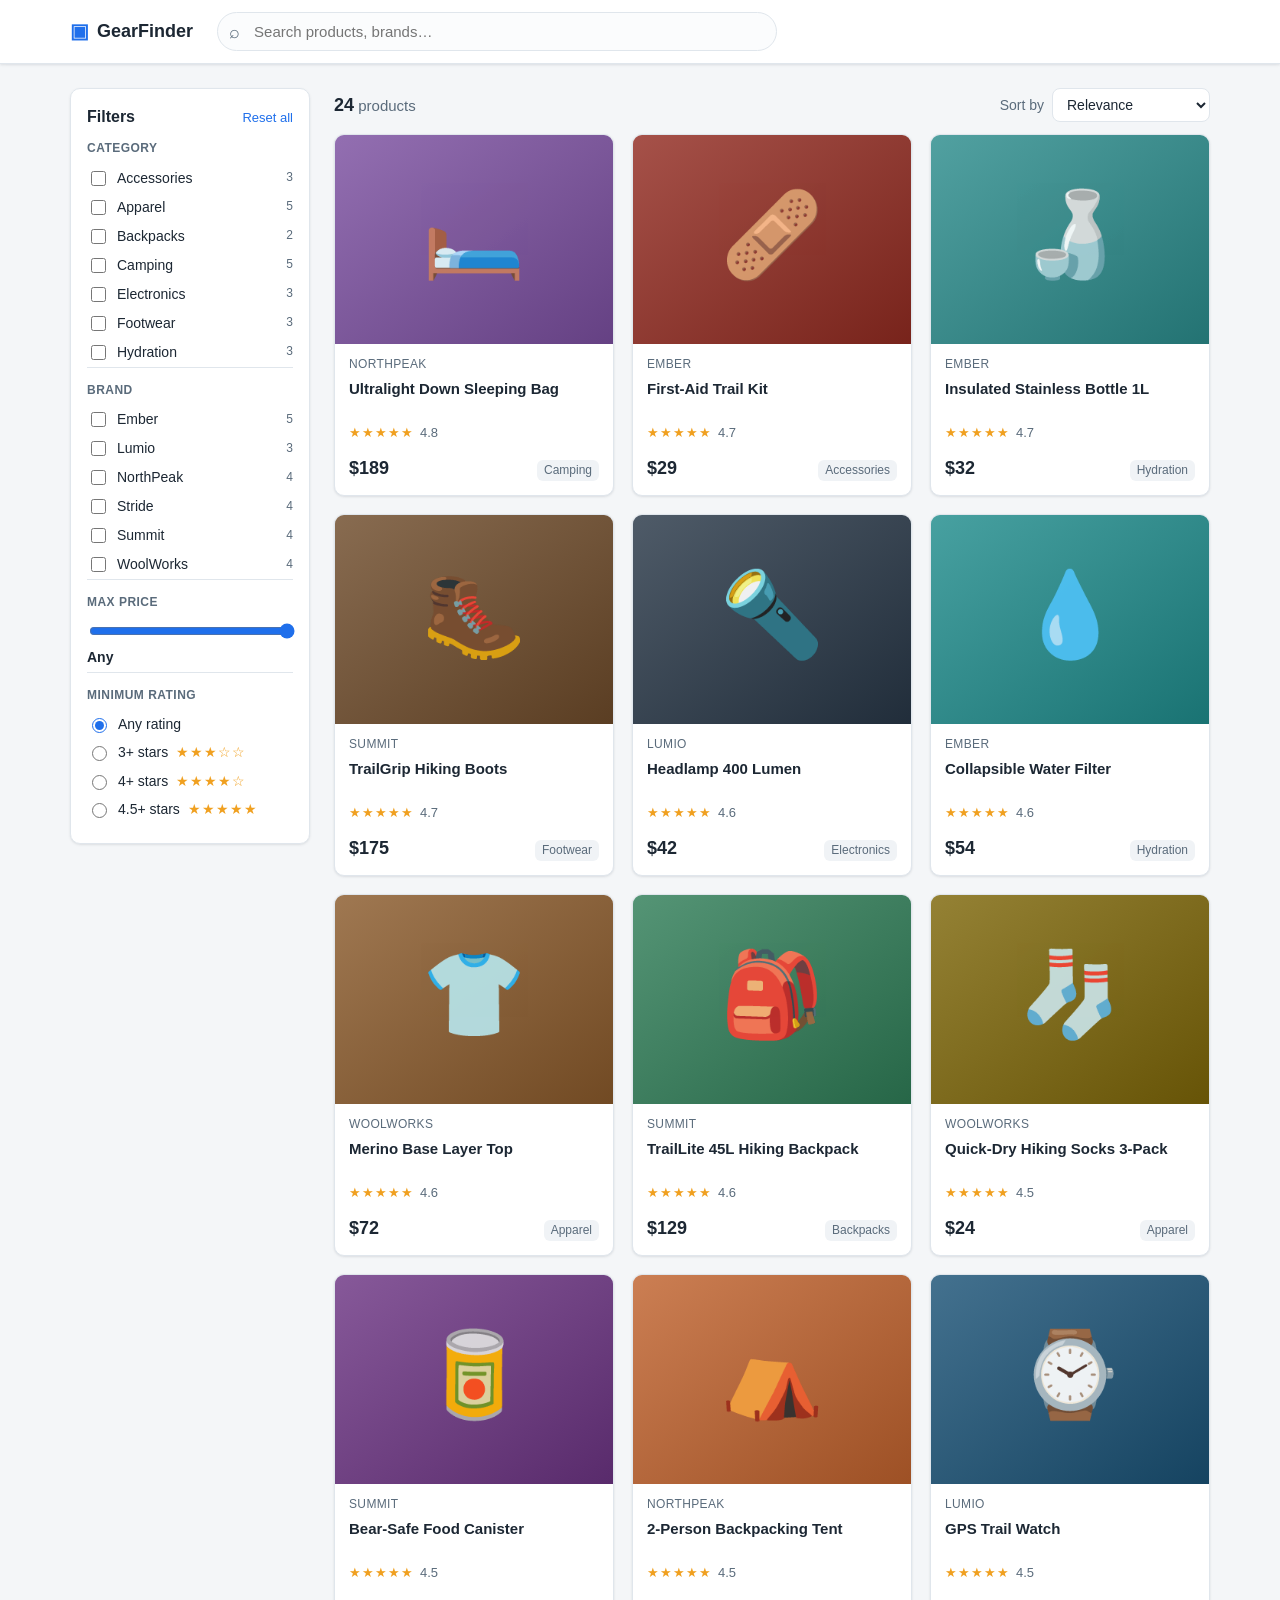
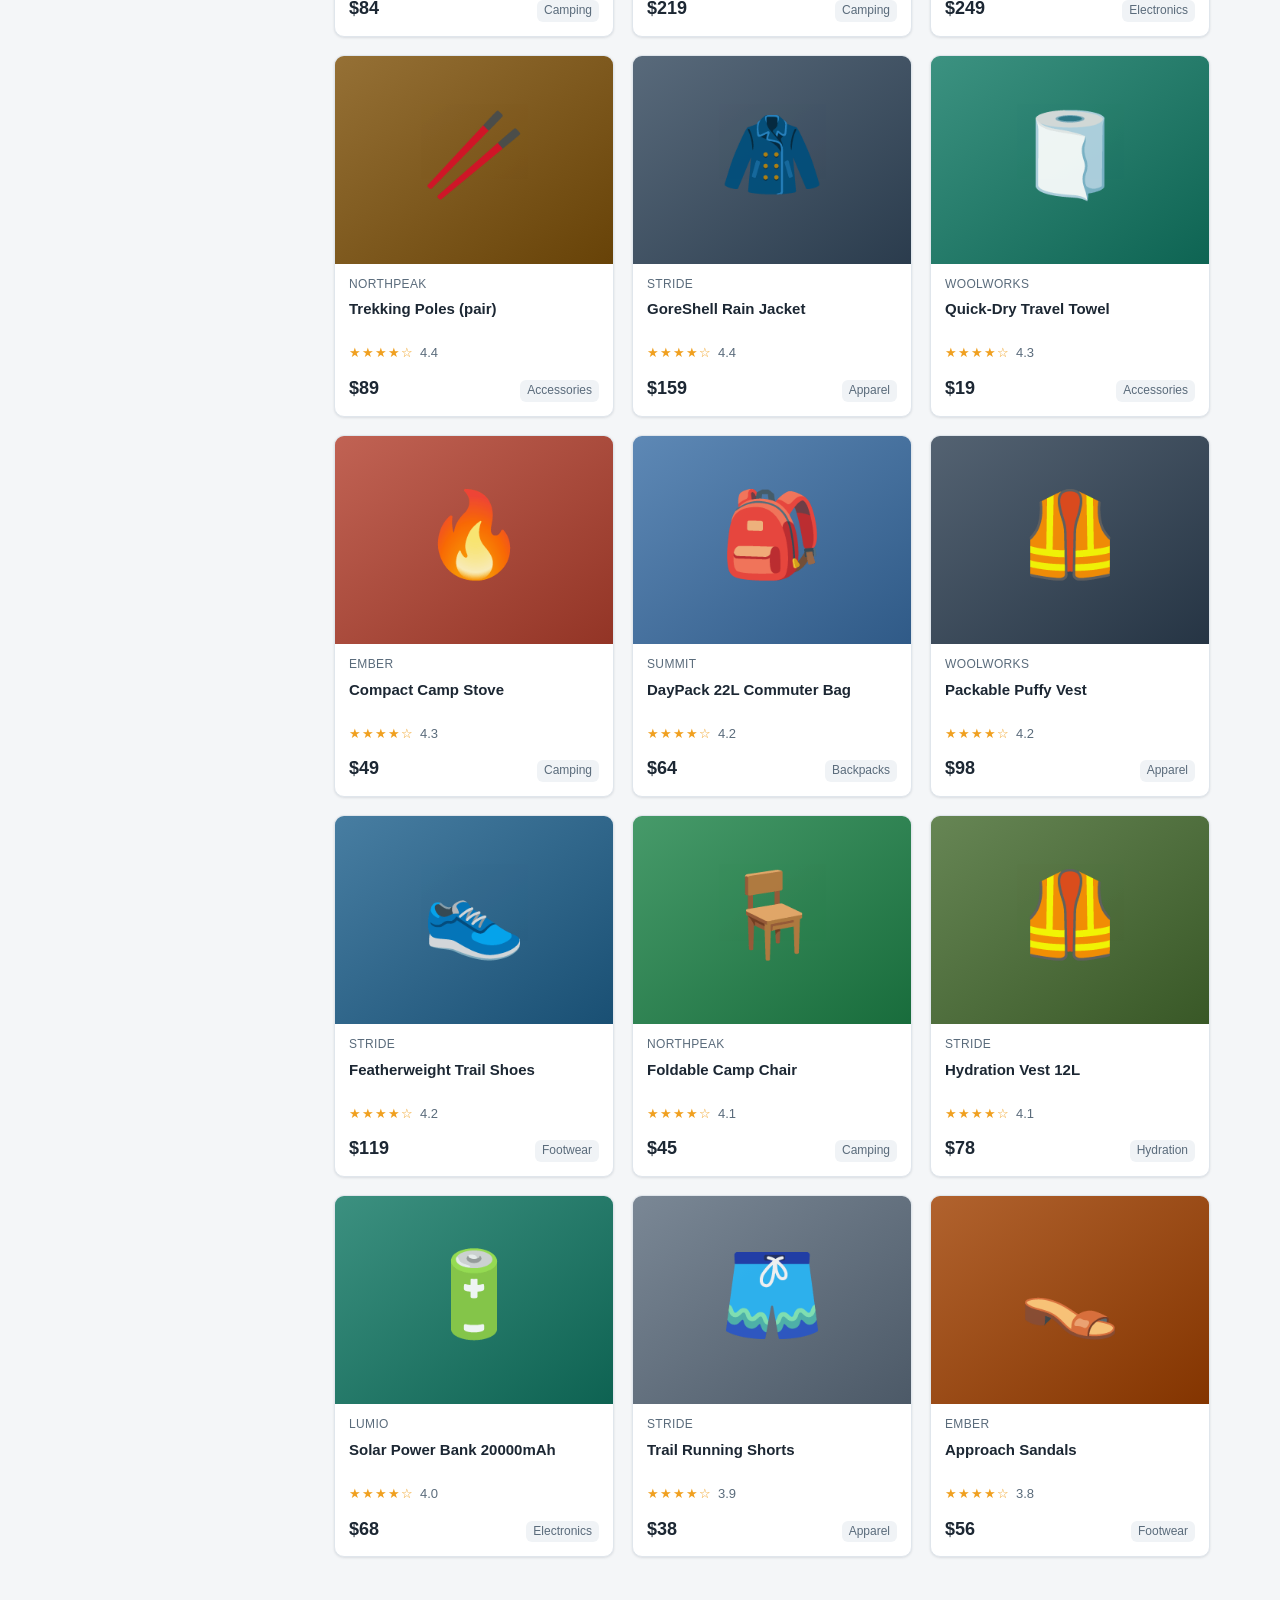
<file: evals/apps/catalog/index.html>
<!DOCTYPE html>
<html lang="en">
<head>
  <meta charset="UTF-8" />
  <meta name="viewport" content="width=device-width, initial-scale=1.0" />
  <title>GearFinder — Outdoor & Tech Catalog</title>
  <link rel="stylesheet" href="style.css" />
</head>
<body>
  <header class="topbar">
    <div class="topbar-inner">
      <a class="brand" href="index.html">
        <span class="brand-mark" aria-hidden="true">▣</span>
        <span class="brand-name">GearFinder</span>
      </a>
      <form class="searchform" role="search" onsubmit="return false;">
        <label class="visually-hidden" for="search">Search products</label>
        <span class="search-icon" aria-hidden="true">⌕</span>
        <input
          id="search"
          type="search"
          placeholder="Search products, brands…"
          autocomplete="off"
          spellcheck="false"
        />
        <button id="search-clear" type="button" class="search-clear" aria-label="Clear search" hidden>×</button>
      </form>
    </div>
  </header>

  <div class="layout">
    <aside class="filters" aria-label="Filters">
      <div class="filters-head">
        <h2>Filters</h2>
        <button id="reset-all" type="button" class="link-btn">Reset all</button>
      </div>

      <section class="facet">
        <h3>Category</h3>
        <div id="facet-category" class="facet-options"></div>
      </section>

      <section class="facet">
        <h3>Brand</h3>
        <div id="facet-brand" class="facet-options"></div>
      </section>

      <section class="facet">
        <h3>Max price</h3>
        <div class="price-row">
          <input id="facet-price" type="range" min="0" max="400" step="10" value="400" />
          <output id="price-out" class="price-out">Any</output>
        </div>
      </section>

      <section class="facet">
        <h3>Minimum rating</h3>
        <div id="facet-rating" class="facet-options rating-options"></div>
      </section>
    </aside>

    <main class="results">
      <div class="results-bar">
        <div class="results-meta">
          <strong id="result-count">0</strong>
          <span id="result-noun">products</span>
        </div>
        <label class="sort-control">
          <span>Sort by</span>
          <select id="sort">
            <option value="relevance">Relevance</option>
            <option value="price-asc">Price: low to high</option>
            <option value="price-desc">Price: high to low</option>
            <option value="rating-desc">Rating: high to low</option>
          </select>
        </label>
      </div>

      <div id="chips" class="chips" aria-label="Active filters"></div>

      <div id="grid" class="grid"></div>

      <div id="empty" class="empty" hidden>
        <div class="empty-art" aria-hidden="true">🔍</div>
        <h2>No products match your filters</h2>
        <p id="empty-detail" class="empty-detail"></p>
        <div class="empty-actions">
          <button id="empty-relax" type="button" class="btn btn-primary">Relax filters</button>
          <button id="empty-clear" type="button" class="btn">Clear all filters</button>
        </div>
        <div id="empty-suggest" class="empty-suggest"></div>
      </div>
    </main>
  </div>

  <script src="app.js"></script>
</body>
</html>
</file>
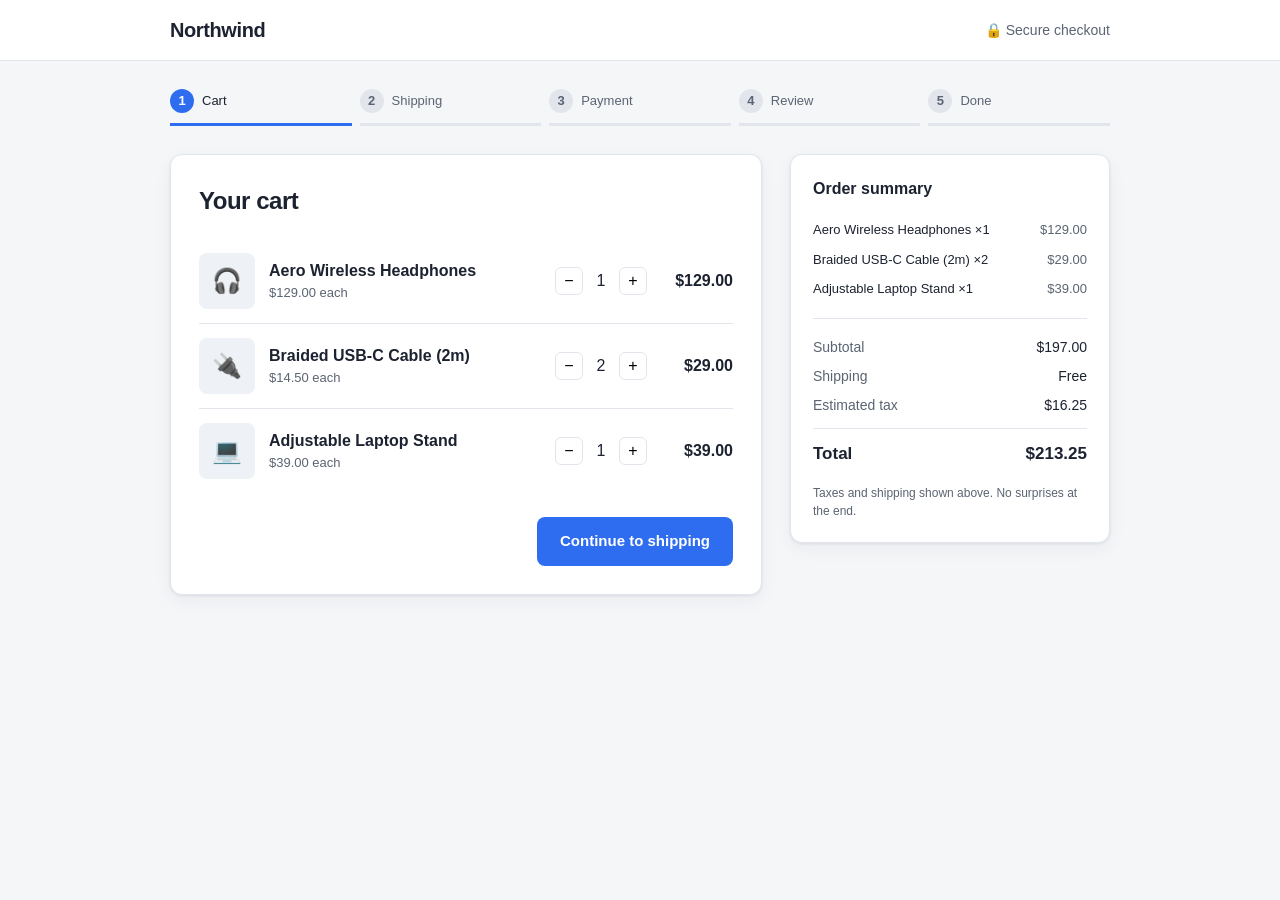
<file: evals/apps/checkout/index.html>
<!DOCTYPE html>
<html lang="en">
<head>
  <meta charset="UTF-8" />
  <meta name="viewport" content="width=device-width, initial-scale=1.0" />
  <title>Northwind Checkout</title>
  <link rel="stylesheet" href="style.css" />
</head>
<body>
  <header class="site-header">
    <div class="wrap">
      <a class="brand" href="#">Northwind</a>
      <span class="secure-badge" aria-hidden="true">🔒 Secure checkout</span>
    </div>
  </header>

  <main class="wrap checkout" id="checkout-root">
    <!-- Progress / step indicator -->
    <nav class="progress" aria-label="Checkout progress">
      <ol class="steps" id="step-indicator">
        <li class="step" data-step="cart"><span class="dot">1</span><span class="label">Cart</span></li>
        <li class="step" data-step="shipping"><span class="dot">2</span><span class="label">Shipping</span></li>
        <li class="step" data-step="payment"><span class="dot">3</span><span class="label">Payment</span></li>
        <li class="step" data-step="review"><span class="dot">4</span><span class="label">Review</span></li>
        <li class="step" data-step="confirmation"><span class="dot">5</span><span class="label">Done</span></li>
      </ol>
    </nav>

    <div class="layout">
      <section class="panel" aria-live="polite">
        <!-- STEP: CART -->
        <div class="step-panel" id="panel-cart">
          <h1>Your cart</h1>
          <ul class="cart-list" id="cart-list"></ul>
          <div class="step-actions">
            <button class="btn btn-primary" id="to-shipping">Continue to shipping</button>
          </div>
        </div>

        <!-- STEP: SHIPPING -->
        <div class="step-panel" id="panel-shipping" hidden>
          <h1>Shipping address</h1>
          <form id="form-shipping" novalidate>
            <div class="field">
              <label for="ship-name">Full name</label>
              <input id="ship-name" name="name" type="text" autocomplete="name" required />
              <p class="error" data-for="ship-name"></p>
            </div>
            <div class="field">
              <label for="ship-email">Email</label>
              <input id="ship-email" name="email" type="email" autocomplete="email" required />
              <p class="error" data-for="ship-email"></p>
            </div>
            <div class="field">
              <label for="ship-address">Street address</label>
              <input id="ship-address" name="address" type="text" autocomplete="street-address" required />
              <p class="error" data-for="ship-address"></p>
            </div>
            <div class="field-row">
              <div class="field">
                <label for="ship-city">City</label>
                <input id="ship-city" name="city" type="text" autocomplete="address-level2" required />
                <p class="error" data-for="ship-city"></p>
              </div>
              <div class="field">
                <label for="ship-zip">ZIP code</label>
                <input id="ship-zip" name="zip" type="text" inputmode="numeric" autocomplete="postal-code" required />
                <p class="error" data-for="ship-zip"></p>
              </div>
            </div>
            <div class="step-actions">
              <button type="button" class="btn btn-ghost" data-back="cart">Back to cart</button>
              <button type="submit" class="btn btn-primary" id="to-payment">Continue to payment</button>
            </div>
          </form>
        </div>

        <!-- STEP: PAYMENT -->
        <div class="step-panel" id="panel-payment" hidden>
          <h1>Payment</h1>
          <form id="form-payment" novalidate>
            <div class="field">
              <label for="pay-card">Card number</label>
              <input id="pay-card" name="card" type="text" inputmode="numeric" autocomplete="cc-number" placeholder="1234 5678 9012 3456" required />
              <p class="error" data-for="pay-card"></p>
            </div>
            <div class="field">
              <label for="pay-cardname">Name on card</label>
              <input id="pay-cardname" name="cardname" type="text" autocomplete="cc-name" required />
              <p class="error" data-for="pay-cardname"></p>
            </div>
            <div class="field-row">
              <div class="field">
                <label for="pay-exp">Expiry (MM/YY)</label>
                <input id="pay-exp" name="exp" type="text" autocomplete="cc-exp" placeholder="MM/YY" required />
                <p class="error" data-for="pay-exp"></p>
              </div>
              <div class="field">
                <label for="pay-cvc">CVC</label>
                <input id="pay-cvc" name="cvc" type="text" inputmode="numeric" autocomplete="cc-csc" placeholder="123" required />
                <p class="error" data-for="pay-cvc"></p>
              </div>
            </div>
            <div class="step-actions">
              <button type="button" class="btn btn-ghost" data-back="shipping">Back to shipping</button>
              <button type="submit" class="btn btn-primary" id="to-review">Review order</button>
            </div>
          </form>
        </div>

        <!-- STEP: REVIEW -->
        <div class="step-panel" id="panel-review" hidden>
          <h1>Review your order</h1>
          <p class="review-intro">Please confirm everything below. You can still go back and edit.</p>

          <div class="review-block">
            <div class="review-head">
              <h2>Items</h2>
              <button type="button" class="link-btn" data-back="cart">Edit</button>
            </div>
            <ul class="review-items" id="review-items"></ul>
          </div>

          <div class="review-block">
            <div class="review-head">
              <h2>Shipping to</h2>
              <button type="button" class="link-btn" data-back="shipping">Edit</button>
            </div>
            <p class="review-text" id="review-shipping"></p>
          </div>

          <div class="review-block">
            <div class="review-head">
              <h2>Payment</h2>
              <button type="button" class="link-btn" data-back="payment">Edit</button>
            </div>
            <p class="review-text" id="review-payment"></p>
          </div>

          <div class="step-actions">
            <button type="button" class="btn btn-ghost" data-back="payment">Back</button>
            <button type="button" class="btn btn-primary" id="place-order">Place order</button>
          </div>
        </div>

        <!-- STEP: CONFIRMATION -->
        <div class="step-panel" id="panel-confirmation" hidden>
          <div class="confirm">
            <div class="confirm-check" aria-hidden="true">✓</div>
            <h1>Order placed</h1>
            <p class="confirm-lead">Thanks <span id="confirm-name">there</span> — your order is confirmed.</p>
            <p class="confirm-order">Order number: <strong id="confirm-number">—</strong></p>
            <p class="confirm-email">A receipt is on its way to <strong id="confirm-email">your email</strong>.</p>
            <div class="confirm-summary" id="confirm-summary"></div>
            <p class="confirm-eta">Estimated delivery: <strong id="confirm-eta">—</strong></p>
          </div>
        </div>
      </section>

      <!-- ORDER SUMMARY (visible from cart onward) -->
      <aside class="summary" id="order-summary" aria-label="Order summary">
        <h2>Order summary</h2>
        <ul class="summary-items" id="summary-items"></ul>
        <dl class="summary-costs">
          <div class="cost-row"><dt>Subtotal</dt><dd id="cost-subtotal">$0.00</dd></div>
          <div class="cost-row"><dt>Shipping</dt><dd id="cost-shipping">$0.00</dd></div>
          <div class="cost-row"><dt>Estimated tax</dt><dd id="cost-tax">$0.00</dd></div>
          <div class="cost-row total"><dt>Total</dt><dd id="cost-total">$0.00</dd></div>
        </dl>
        <p class="summary-note">Taxes and shipping shown above. No surprises at the end.</p>
      </aside>
    </div>
  </main>

  <script src="app.js"></script>
</body>
</html>
</file>
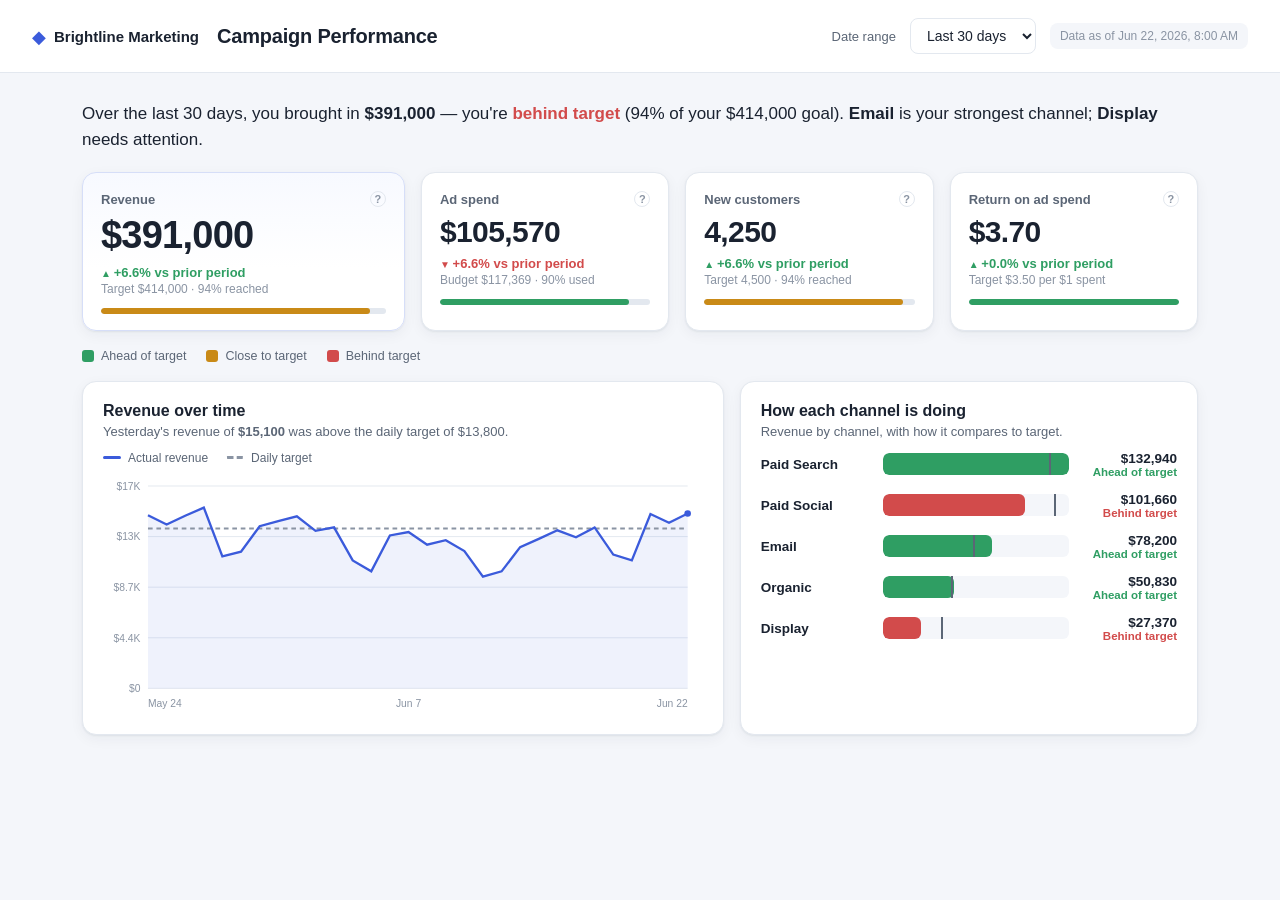
<file: evals/apps/marketing-dashboard/index.html>
<!DOCTYPE html>
<html lang="en">
<head>
  <meta charset="UTF-8" />
  <meta name="viewport" content="width=device-width, initial-scale=1.0" />
  <title>Campaign Performance · Marketing Dashboard</title>
  <link rel="stylesheet" href="style.css" />
</head>
<body>
  <header class="topbar">
    <div class="topbar-left">
      <div class="brand">
        <span class="brand-mark" aria-hidden="true">◆</span>
        <span class="brand-name">Brightline Marketing</span>
      </div>
      <h1 class="page-title">Campaign Performance</h1>
    </div>
    <div class="topbar-right">
      <label class="range-label" for="range-select">Date range</label>
      <select id="range-select" class="range-select" aria-label="Date range">
        <option value="7">Last 7 days</option>
        <option value="30" selected>Last 30 days</option>
        <option value="90">Last 90 days</option>
      </select>
      <div class="freshness" id="freshness">Data as of —</div>
    </div>
  </header>

  <main class="content">
    <!-- Summary line: plain-language headline -->
    <section class="headline" id="headline" aria-live="polite">
      <p class="headline-text" id="headline-text">Loading your results…</p>
    </section>

    <!-- KPI cards -->
    <section class="kpi-row" aria-label="Key results">
      <div class="kpi-card kpi-hero" id="kpi-revenue">
        <div class="kpi-top">
          <span class="kpi-name">Revenue</span>
          <span class="kpi-help" title="Money earned from sales driven by these campaigns.">?</span>
        </div>
        <div class="kpi-value" data-field="value"></div>
        <div class="kpi-context">
          <span class="kpi-delta" data-field="delta"></span>
          <span class="kpi-target" data-field="target"></span>
        </div>
        <div class="kpi-bar"><div class="kpi-bar-fill" data-field="bar"></div></div>
      </div>

      <div class="kpi-card" id="kpi-spend">
        <div class="kpi-top">
          <span class="kpi-name">Ad spend</span>
          <span class="kpi-help" title="What you paid for ads in this period.">?</span>
        </div>
        <div class="kpi-value" data-field="value"></div>
        <div class="kpi-context">
          <span class="kpi-delta" data-field="delta"></span>
          <span class="kpi-target" data-field="target"></span>
        </div>
        <div class="kpi-bar"><div class="kpi-bar-fill" data-field="bar"></div></div>
      </div>

      <div class="kpi-card" id="kpi-conversions">
        <div class="kpi-top">
          <span class="kpi-name">New customers</span>
          <span class="kpi-help" title="People who bought after clicking an ad.">?</span>
        </div>
        <div class="kpi-value" data-field="value"></div>
        <div class="kpi-context">
          <span class="kpi-delta" data-field="delta"></span>
          <span class="kpi-target" data-field="target"></span>
        </div>
        <div class="kpi-bar"><div class="kpi-bar-fill" data-field="bar"></div></div>
      </div>

      <div class="kpi-card" id="kpi-roas">
        <div class="kpi-top">
          <span class="kpi-name">Return on ad spend</span>
          <span class="kpi-help" title="Revenue earned for every $1 spent on ads. Higher is better.">?</span>
        </div>
        <div class="kpi-value" data-field="value"></div>
        <div class="kpi-context">
          <span class="kpi-delta" data-field="delta"></span>
          <span class="kpi-target" data-field="target"></span>
        </div>
        <div class="kpi-bar"><div class="kpi-bar-fill" data-field="bar"></div></div>
      </div>
    </section>

    <!-- Legend explaining color meaning -->
    <div class="legend" aria-label="What the colors mean">
      <span class="legend-item"><span class="swatch swatch-good"></span> Ahead of target</span>
      <span class="legend-item"><span class="swatch swatch-warn"></span> Close to target</span>
      <span class="legend-item"><span class="swatch swatch-bad"></span> Behind target</span>
    </div>

    <div class="grid">
      <!-- Trend chart -->
      <section class="panel panel-trend">
        <div class="panel-head">
          <h2 class="panel-title">Revenue over time</h2>
          <p class="panel-sub" id="trend-sub">How daily revenue is tracking against your target.</p>
        </div>
        <div class="trend-legend">
          <span class="tl-item"><span class="tl-line tl-actual"></span> Actual revenue</span>
          <span class="tl-item"><span class="tl-line tl-target"></span> Daily target</span>
        </div>
        <div class="chart-wrap" id="trend-chart"></div>
      </section>

      <!-- Channel breakdown -->
      <section class="panel panel-channel">
        <div class="panel-head">
          <h2 class="panel-title">How each channel is doing</h2>
          <p class="panel-sub">Revenue by channel, with how it compares to target.</p>
        </div>
        <div class="channel-list" id="channel-list"></div>
      </section>
    </div>
  </main>

  <script src="app.js"></script>
</body>
</html>
</file>
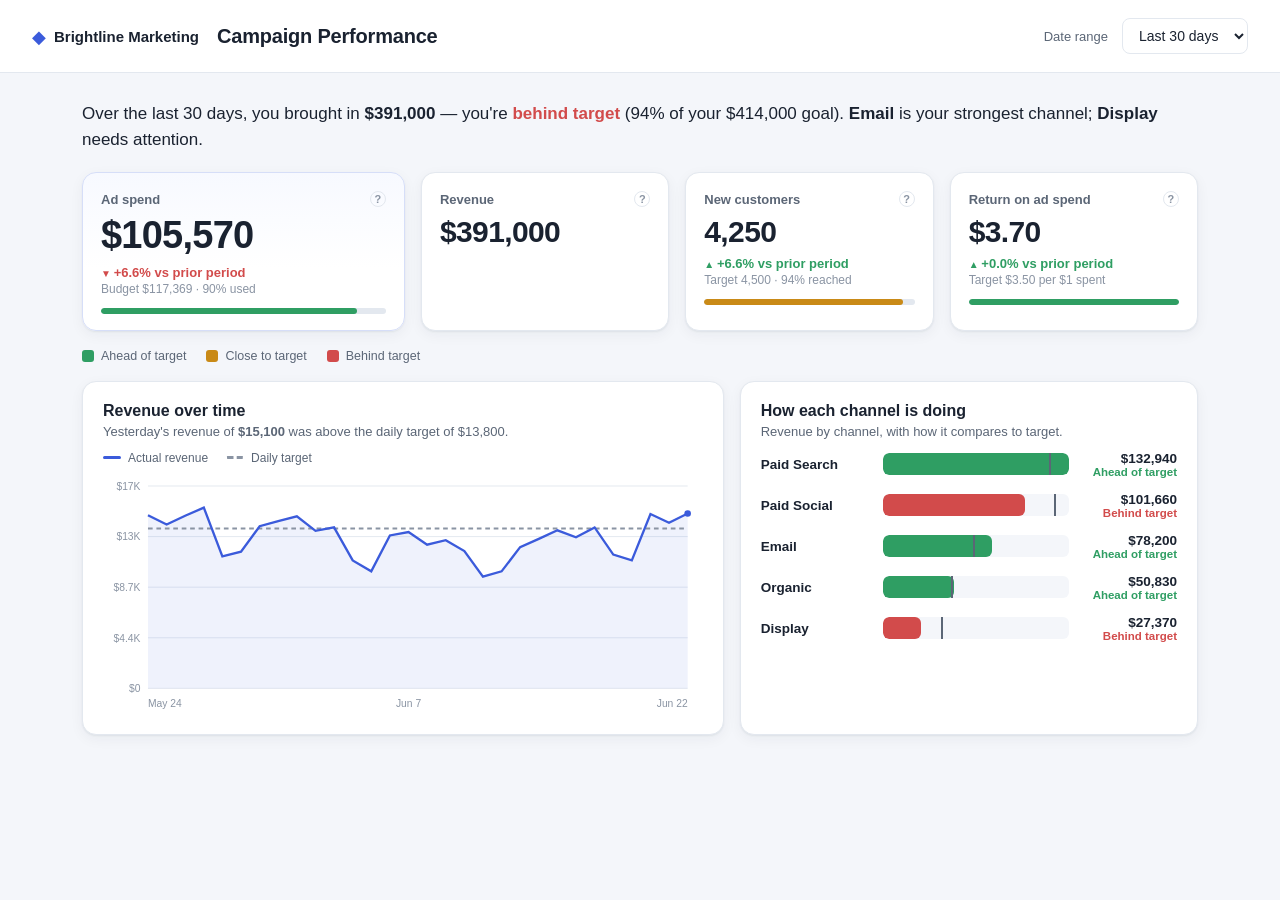
<file: evals/apps/marketing-dashboard-defects/v1/index.html>
<!DOCTYPE html>
<html lang="en">
<head>
  <meta charset="UTF-8" />
  <meta name="viewport" content="width=device-width, initial-scale=1.0" />
  <title>Campaign Performance · Marketing Dashboard</title>
  <link rel="stylesheet" href="style.css" />
</head>
<body>
  <header class="topbar">
    <div class="topbar-left">
      <div class="brand">
        <span class="brand-mark" aria-hidden="true">◆</span>
        <span class="brand-name">Brightline Marketing</span>
      </div>
      <h1 class="page-title">Campaign Performance</h1>
    </div>
    <div class="topbar-right">
      <label class="range-label" for="range-select">Date range</label>
      <select id="range-select" class="range-select" aria-label="Date range">
        <option value="7">Last 7 days</option>
        <option value="30" selected>Last 30 days</option>
        <option value="90">Last 90 days</option>
      </select>
    </div>
  </header>

  <main class="content">
    <!-- Summary line: plain-language headline -->
    <section class="headline" id="headline" aria-live="polite">
      <p class="headline-text" id="headline-text">Loading your results…</p>
    </section>

    <!-- KPI cards -->
    <section class="kpi-row" aria-label="Key results">
      <div class="kpi-card kpi-hero" id="kpi-spend">
        <div class="kpi-top">
          <span class="kpi-name">Ad spend</span>
          <span class="kpi-help" title="What you paid for ads in this period.">?</span>
        </div>
        <div class="kpi-value" data-field="value"></div>
        <div class="kpi-context">
          <span class="kpi-delta" data-field="delta"></span>
          <span class="kpi-target" data-field="target"></span>
        </div>
        <div class="kpi-bar"><div class="kpi-bar-fill" data-field="bar"></div></div>
      </div>

      <div class="kpi-card" id="kpi-revenue">
        <div class="kpi-top">
          <span class="kpi-name">Revenue</span>
          <span class="kpi-help" title="Money earned from sales driven by these campaigns.">?</span>
        </div>
        <div class="kpi-value" data-field="value"></div>
      </div>

      <div class="kpi-card" id="kpi-conversions">
        <div class="kpi-top">
          <span class="kpi-name">New customers</span>
          <span class="kpi-help" title="People who bought after clicking an ad.">?</span>
        </div>
        <div class="kpi-value" data-field="value"></div>
        <div class="kpi-context">
          <span class="kpi-delta" data-field="delta"></span>
          <span class="kpi-target" data-field="target"></span>
        </div>
        <div class="kpi-bar"><div class="kpi-bar-fill" data-field="bar"></div></div>
      </div>

      <div class="kpi-card" id="kpi-roas">
        <div class="kpi-top">
          <span class="kpi-name">Return on ad spend</span>
          <span class="kpi-help" title="Revenue earned for every $1 spent on ads. Higher is better.">?</span>
        </div>
        <div class="kpi-value" data-field="value"></div>
        <div class="kpi-context">
          <span class="kpi-delta" data-field="delta"></span>
          <span class="kpi-target" data-field="target"></span>
        </div>
        <div class="kpi-bar"><div class="kpi-bar-fill" data-field="bar"></div></div>
      </div>
    </section>

    <!-- Legend explaining color meaning -->
    <div class="legend" aria-label="What the colors mean">
      <span class="legend-item"><span class="swatch swatch-good"></span> Ahead of target</span>
      <span class="legend-item"><span class="swatch swatch-warn"></span> Close to target</span>
      <span class="legend-item"><span class="swatch swatch-bad"></span> Behind target</span>
    </div>

    <div class="grid">
      <!-- Trend chart -->
      <section class="panel panel-trend">
        <div class="panel-head">
          <h2 class="panel-title">Revenue over time</h2>
          <p class="panel-sub" id="trend-sub">How daily revenue is tracking against your target.</p>
        </div>
        <div class="trend-legend">
          <span class="tl-item"><span class="tl-line tl-actual"></span> Actual revenue</span>
          <span class="tl-item"><span class="tl-line tl-target"></span> Daily target</span>
        </div>
        <div class="chart-wrap" id="trend-chart"></div>
      </section>

      <!-- Channel breakdown -->
      <section class="panel panel-channel">
        <div class="panel-head">
          <h2 class="panel-title">How each channel is doing</h2>
          <p class="panel-sub">Revenue by channel, with how it compares to target.</p>
        </div>
        <div class="channel-list" id="channel-list"></div>
      </section>
    </div>
  </main>

  <script src="app.js"></script>
</body>
</html>
</file>
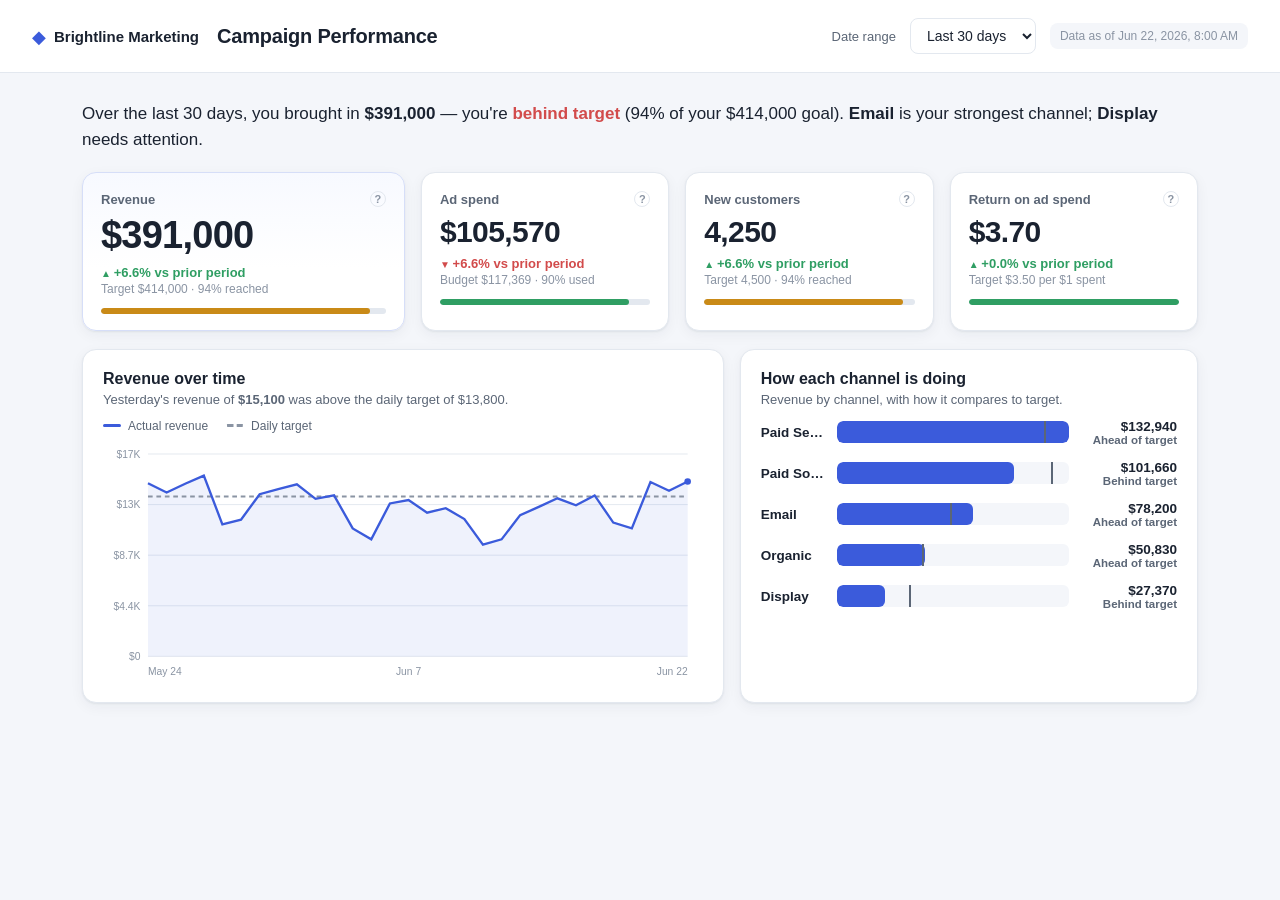
<file: evals/apps/marketing-dashboard-defects/v2/index.html>
<!DOCTYPE html>
<html lang="en">
<head>
  <meta charset="UTF-8" />
  <meta name="viewport" content="width=device-width, initial-scale=1.0" />
  <title>Campaign Performance · Marketing Dashboard</title>
  <link rel="stylesheet" href="style.css" />
</head>
<body>
  <header class="topbar">
    <div class="topbar-left">
      <div class="brand">
        <span class="brand-mark" aria-hidden="true">◆</span>
        <span class="brand-name">Brightline Marketing</span>
      </div>
      <h1 class="page-title">Campaign Performance</h1>
    </div>
    <div class="topbar-right">
      <label class="range-label" for="range-select">Date range</label>
      <select id="range-select" class="range-select" aria-label="Date range">
        <option value="7">Last 7 days</option>
        <option value="30" selected>Last 30 days</option>
        <option value="90">Last 90 days</option>
      </select>
      <div class="freshness" id="freshness">Data as of —</div>
    </div>
  </header>

  <main class="content">
    <!-- Summary line: plain-language headline -->
    <section class="headline" id="headline" aria-live="polite">
      <p class="headline-text" id="headline-text">Loading your results…</p>
    </section>

    <!-- KPI cards -->
    <section class="kpi-row" aria-label="Key results">
      <div class="kpi-card kpi-hero" id="kpi-revenue">
        <div class="kpi-top">
          <span class="kpi-name">Revenue</span>
          <span class="kpi-help" title="Money earned from sales driven by these campaigns.">?</span>
        </div>
        <div class="kpi-value" data-field="value"></div>
        <div class="kpi-context">
          <span class="kpi-delta" data-field="delta"></span>
          <span class="kpi-target" data-field="target"></span>
        </div>
        <div class="kpi-bar"><div class="kpi-bar-fill" data-field="bar"></div></div>
      </div>

      <div class="kpi-card" id="kpi-spend">
        <div class="kpi-top">
          <span class="kpi-name">Ad spend</span>
          <span class="kpi-help" title="What you paid for ads in this period.">?</span>
        </div>
        <div class="kpi-value" data-field="value"></div>
        <div class="kpi-context">
          <span class="kpi-delta" data-field="delta"></span>
          <span class="kpi-target" data-field="target"></span>
        </div>
        <div class="kpi-bar"><div class="kpi-bar-fill" data-field="bar"></div></div>
      </div>

      <div class="kpi-card" id="kpi-conversions">
        <div class="kpi-top">
          <span class="kpi-name">New customers</span>
          <span class="kpi-help" title="People who bought after clicking an ad.">?</span>
        </div>
        <div class="kpi-value" data-field="value"></div>
        <div class="kpi-context">
          <span class="kpi-delta" data-field="delta"></span>
          <span class="kpi-target" data-field="target"></span>
        </div>
        <div class="kpi-bar"><div class="kpi-bar-fill" data-field="bar"></div></div>
      </div>

      <div class="kpi-card" id="kpi-roas">
        <div class="kpi-top">
          <span class="kpi-name">Return on ad spend</span>
          <span class="kpi-help" title="Revenue earned for every $1 spent on ads. Higher is better.">?</span>
        </div>
        <div class="kpi-value" data-field="value"></div>
        <div class="kpi-context">
          <span class="kpi-delta" data-field="delta"></span>
          <span class="kpi-target" data-field="target"></span>
        </div>
        <div class="kpi-bar"><div class="kpi-bar-fill" data-field="bar"></div></div>
      </div>
    </section>

    <div class="grid">
      <!-- Trend chart -->
      <section class="panel panel-trend">
        <div class="panel-head">
          <h2 class="panel-title">Revenue over time</h2>
          <p class="panel-sub" id="trend-sub">How daily revenue is tracking against your target.</p>
        </div>
        <div class="trend-legend">
          <span class="tl-item"><span class="tl-line tl-actual"></span> Actual revenue</span>
          <span class="tl-item"><span class="tl-line tl-target"></span> Daily target</span>
        </div>
        <div class="chart-wrap" id="trend-chart"></div>
      </section>

      <!-- Channel breakdown -->
      <section class="panel panel-channel">
        <div class="panel-head">
          <h2 class="panel-title">How each channel is doing</h2>
          <p class="panel-sub">Revenue by channel, with how it compares to target.</p>
        </div>
        <div class="channel-list" id="channel-list"></div>
      </section>
    </div>
  </main>

  <script src="app.js"></script>
</body>
</html>
</file>
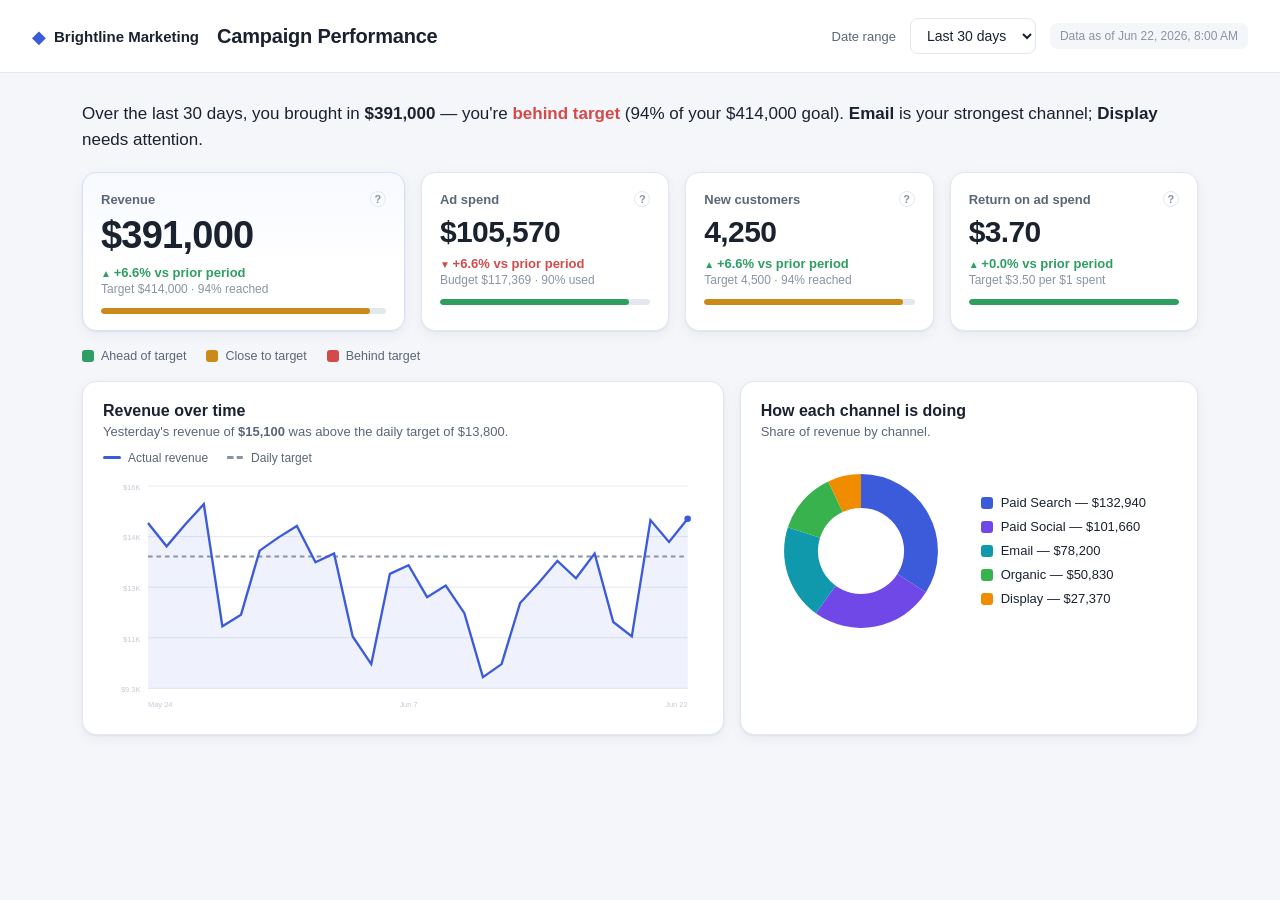
<file: evals/apps/marketing-dashboard-defects/v3/index.html>
<!DOCTYPE html>
<html lang="en">
<head>
  <meta charset="UTF-8" />
  <meta name="viewport" content="width=device-width, initial-scale=1.0" />
  <title>Campaign Performance · Marketing Dashboard</title>
  <link rel="stylesheet" href="style.css" />
</head>
<body>
  <header class="topbar">
    <div class="topbar-left">
      <div class="brand">
        <span class="brand-mark" aria-hidden="true">◆</span>
        <span class="brand-name">Brightline Marketing</span>
      </div>
      <h1 class="page-title">Campaign Performance</h1>
    </div>
    <div class="topbar-right">
      <label class="range-label" for="range-select">Date range</label>
      <select id="range-select" class="range-select" aria-label="Date range">
        <option value="7">Last 7 days</option>
        <option value="30" selected>Last 30 days</option>
        <option value="90">Last 90 days</option>
      </select>
      <div class="freshness" id="freshness">Data as of —</div>
    </div>
  </header>

  <main class="content">
    <!-- Summary line: plain-language headline -->
    <section class="headline" id="headline" aria-live="polite">
      <p class="headline-text" id="headline-text">Loading your results…</p>
    </section>

    <!-- KPI cards -->
    <section class="kpi-row" aria-label="Key results">
      <div class="kpi-card kpi-hero" id="kpi-revenue">
        <div class="kpi-top">
          <span class="kpi-name">Revenue</span>
          <span class="kpi-help" title="Money earned from sales driven by these campaigns.">?</span>
        </div>
        <div class="kpi-value" data-field="value"></div>
        <div class="kpi-context">
          <span class="kpi-delta" data-field="delta"></span>
          <span class="kpi-target" data-field="target"></span>
        </div>
        <div class="kpi-bar"><div class="kpi-bar-fill" data-field="bar"></div></div>
      </div>

      <div class="kpi-card" id="kpi-spend">
        <div class="kpi-top">
          <span class="kpi-name">Ad spend</span>
          <span class="kpi-help" title="What you paid for ads in this period.">?</span>
        </div>
        <div class="kpi-value" data-field="value"></div>
        <div class="kpi-context">
          <span class="kpi-delta" data-field="delta"></span>
          <span class="kpi-target" data-field="target"></span>
        </div>
        <div class="kpi-bar"><div class="kpi-bar-fill" data-field="bar"></div></div>
      </div>

      <div class="kpi-card" id="kpi-conversions">
        <div class="kpi-top">
          <span class="kpi-name">New customers</span>
          <span class="kpi-help" title="People who bought after clicking an ad.">?</span>
        </div>
        <div class="kpi-value" data-field="value"></div>
        <div class="kpi-context">
          <span class="kpi-delta" data-field="delta"></span>
          <span class="kpi-target" data-field="target"></span>
        </div>
        <div class="kpi-bar"><div class="kpi-bar-fill" data-field="bar"></div></div>
      </div>

      <div class="kpi-card" id="kpi-roas">
        <div class="kpi-top">
          <span class="kpi-name">Return on ad spend</span>
          <span class="kpi-help" title="Revenue earned for every $1 spent on ads. Higher is better.">?</span>
        </div>
        <div class="kpi-value" data-field="value"></div>
        <div class="kpi-context">
          <span class="kpi-delta" data-field="delta"></span>
          <span class="kpi-target" data-field="target"></span>
        </div>
        <div class="kpi-bar"><div class="kpi-bar-fill" data-field="bar"></div></div>
      </div>
    </section>

    <!-- Legend explaining color meaning -->
    <div class="legend" aria-label="What the colors mean">
      <span class="legend-item"><span class="swatch swatch-good"></span> Ahead of target</span>
      <span class="legend-item"><span class="swatch swatch-warn"></span> Close to target</span>
      <span class="legend-item"><span class="swatch swatch-bad"></span> Behind target</span>
    </div>

    <div class="grid">
      <!-- Trend chart -->
      <section class="panel panel-trend">
        <div class="panel-head">
          <h2 class="panel-title">Revenue over time</h2>
          <p class="panel-sub" id="trend-sub">How daily revenue is tracking against your target.</p>
        </div>
        <div class="trend-legend">
          <span class="tl-item"><span class="tl-line tl-actual"></span> Actual revenue</span>
          <span class="tl-item"><span class="tl-line tl-target"></span> Daily target</span>
        </div>
        <div class="chart-wrap" id="trend-chart"></div>
      </section>

      <!-- Channel breakdown -->
      <section class="panel panel-channel">
        <div class="panel-head">
          <h2 class="panel-title">How each channel is doing</h2>
          <p class="panel-sub">Share of revenue by channel.</p>
        </div>
        <div class="channel-list" id="channel-list"></div>
      </section>
    </div>
  </main>

  <script src="app.js"></script>
</body>
</html>
</file>
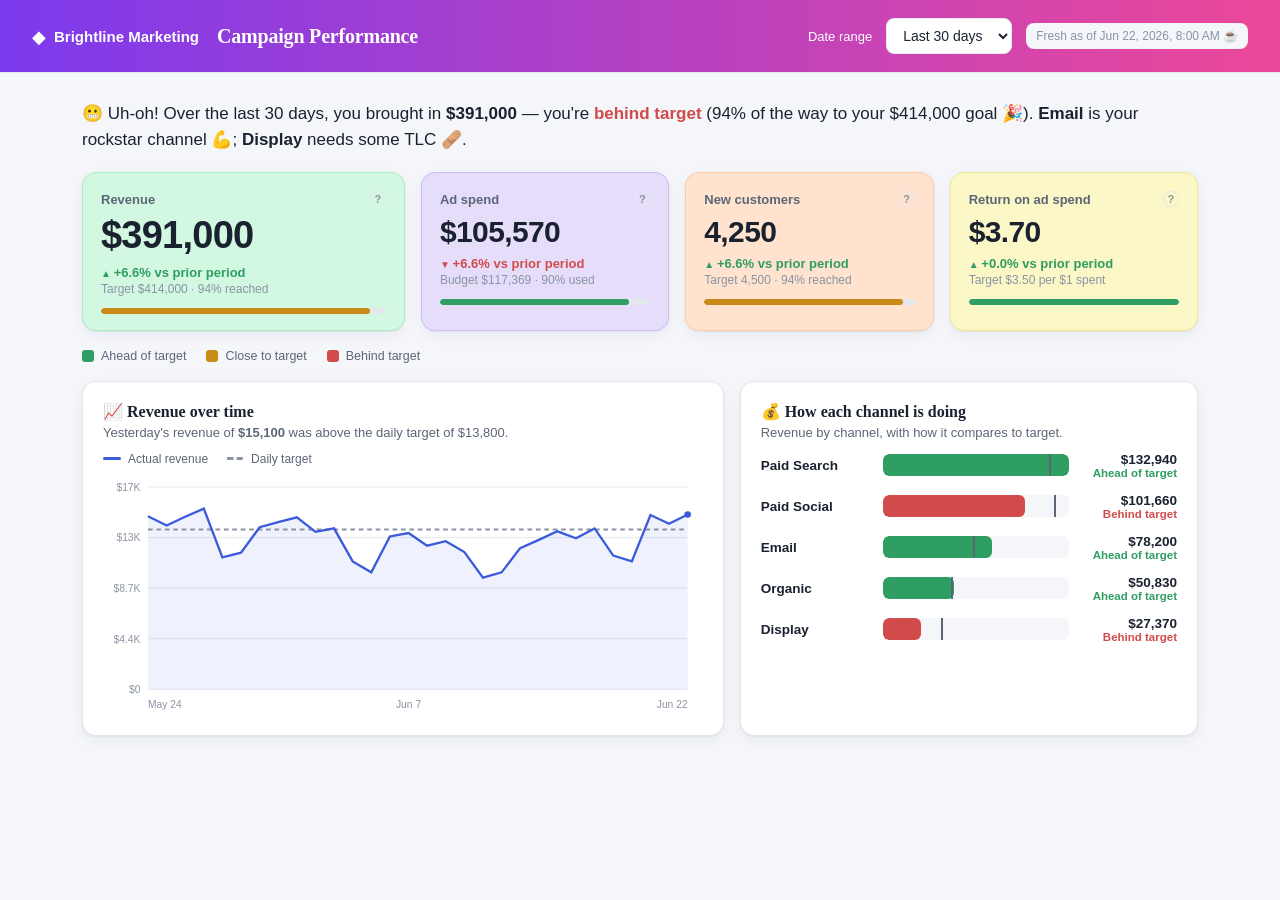
<file: evals/apps/marketing-dashboard-defects/v7/index.html>
<!DOCTYPE html>
<html lang="en">
<head>
  <meta charset="UTF-8" />
  <meta name="viewport" content="width=device-width, initial-scale=1.0" />
  <title>Campaign Performance · Marketing Dashboard</title>
  <link rel="stylesheet" href="style.css" />
</head>
<body>
  <header class="topbar">
    <div class="topbar-left">
      <div class="brand">
        <span class="brand-mark" aria-hidden="true">◆</span>
        <span class="brand-name">Brightline Marketing</span>
      </div>
      <h1 class="page-title">Campaign Performance</h1>
    </div>
    <div class="topbar-right">
      <label class="range-label" for="range-select">Date range</label>
      <select id="range-select" class="range-select" aria-label="Date range">
        <option value="7">Last 7 days</option>
        <option value="30" selected>Last 30 days</option>
        <option value="90">Last 90 days</option>
      </select>
      <div class="freshness" id="freshness">Data as of —</div>
    </div>
  </header>

  <main class="content">
    <!-- Summary line: plain-language headline -->
    <section class="headline" id="headline" aria-live="polite">
      <p class="headline-text" id="headline-text">Loading your results…</p>
    </section>

    <!-- KPI cards -->
    <section class="kpi-row" aria-label="Key results">
      <div class="kpi-card kpi-hero" id="kpi-revenue">
        <div class="kpi-top">
          <span class="kpi-name">Revenue</span>
          <span class="kpi-help" title="Money earned from sales driven by these campaigns.">?</span>
        </div>
        <div class="kpi-value" data-field="value"></div>
        <div class="kpi-context">
          <span class="kpi-delta" data-field="delta"></span>
          <span class="kpi-target" data-field="target"></span>
        </div>
        <div class="kpi-bar"><div class="kpi-bar-fill" data-field="bar"></div></div>
      </div>

      <div class="kpi-card" id="kpi-spend">
        <div class="kpi-top">
          <span class="kpi-name">Ad spend</span>
          <span class="kpi-help" title="What you paid for ads in this period.">?</span>
        </div>
        <div class="kpi-value" data-field="value"></div>
        <div class="kpi-context">
          <span class="kpi-delta" data-field="delta"></span>
          <span class="kpi-target" data-field="target"></span>
        </div>
        <div class="kpi-bar"><div class="kpi-bar-fill" data-field="bar"></div></div>
      </div>

      <div class="kpi-card" id="kpi-conversions">
        <div class="kpi-top">
          <span class="kpi-name">New customers</span>
          <span class="kpi-help" title="People who bought after clicking an ad.">?</span>
        </div>
        <div class="kpi-value" data-field="value"></div>
        <div class="kpi-context">
          <span class="kpi-delta" data-field="delta"></span>
          <span class="kpi-target" data-field="target"></span>
        </div>
        <div class="kpi-bar"><div class="kpi-bar-fill" data-field="bar"></div></div>
      </div>

      <div class="kpi-card" id="kpi-roas">
        <div class="kpi-top">
          <span class="kpi-name">Return on ad spend</span>
          <span class="kpi-help" title="Revenue earned for every $1 spent on ads. Higher is better.">?</span>
        </div>
        <div class="kpi-value" data-field="value"></div>
        <div class="kpi-context">
          <span class="kpi-delta" data-field="delta"></span>
          <span class="kpi-target" data-field="target"></span>
        </div>
        <div class="kpi-bar"><div class="kpi-bar-fill" data-field="bar"></div></div>
      </div>
    </section>

    <!-- Legend explaining color meaning -->
    <div class="legend" aria-label="What the colors mean">
      <span class="legend-item"><span class="swatch swatch-good"></span> Ahead of target</span>
      <span class="legend-item"><span class="swatch swatch-warn"></span> Close to target</span>
      <span class="legend-item"><span class="swatch swatch-bad"></span> Behind target</span>
    </div>

    <div class="grid">
      <!-- Trend chart -->
      <section class="panel panel-trend">
        <div class="panel-head">
          <h2 class="panel-title">📈 Revenue over time</h2>
          <p class="panel-sub" id="trend-sub">How daily revenue is tracking against your target.</p>
        </div>
        <div class="trend-legend">
          <span class="tl-item"><span class="tl-line tl-actual"></span> Actual revenue</span>
          <span class="tl-item"><span class="tl-line tl-target"></span> Daily target</span>
        </div>
        <div class="chart-wrap" id="trend-chart"></div>
      </section>

      <!-- Channel breakdown -->
      <section class="panel panel-channel">
        <div class="panel-head">
          <h2 class="panel-title">💰 How each channel is doing</h2>
          <p class="panel-sub">Revenue by channel, with how it compares to target.</p>
        </div>
        <div class="channel-list" id="channel-list"></div>
      </section>
    </div>
  </main>

  <script src="app.js"></script>
</body>
</html>
</file>
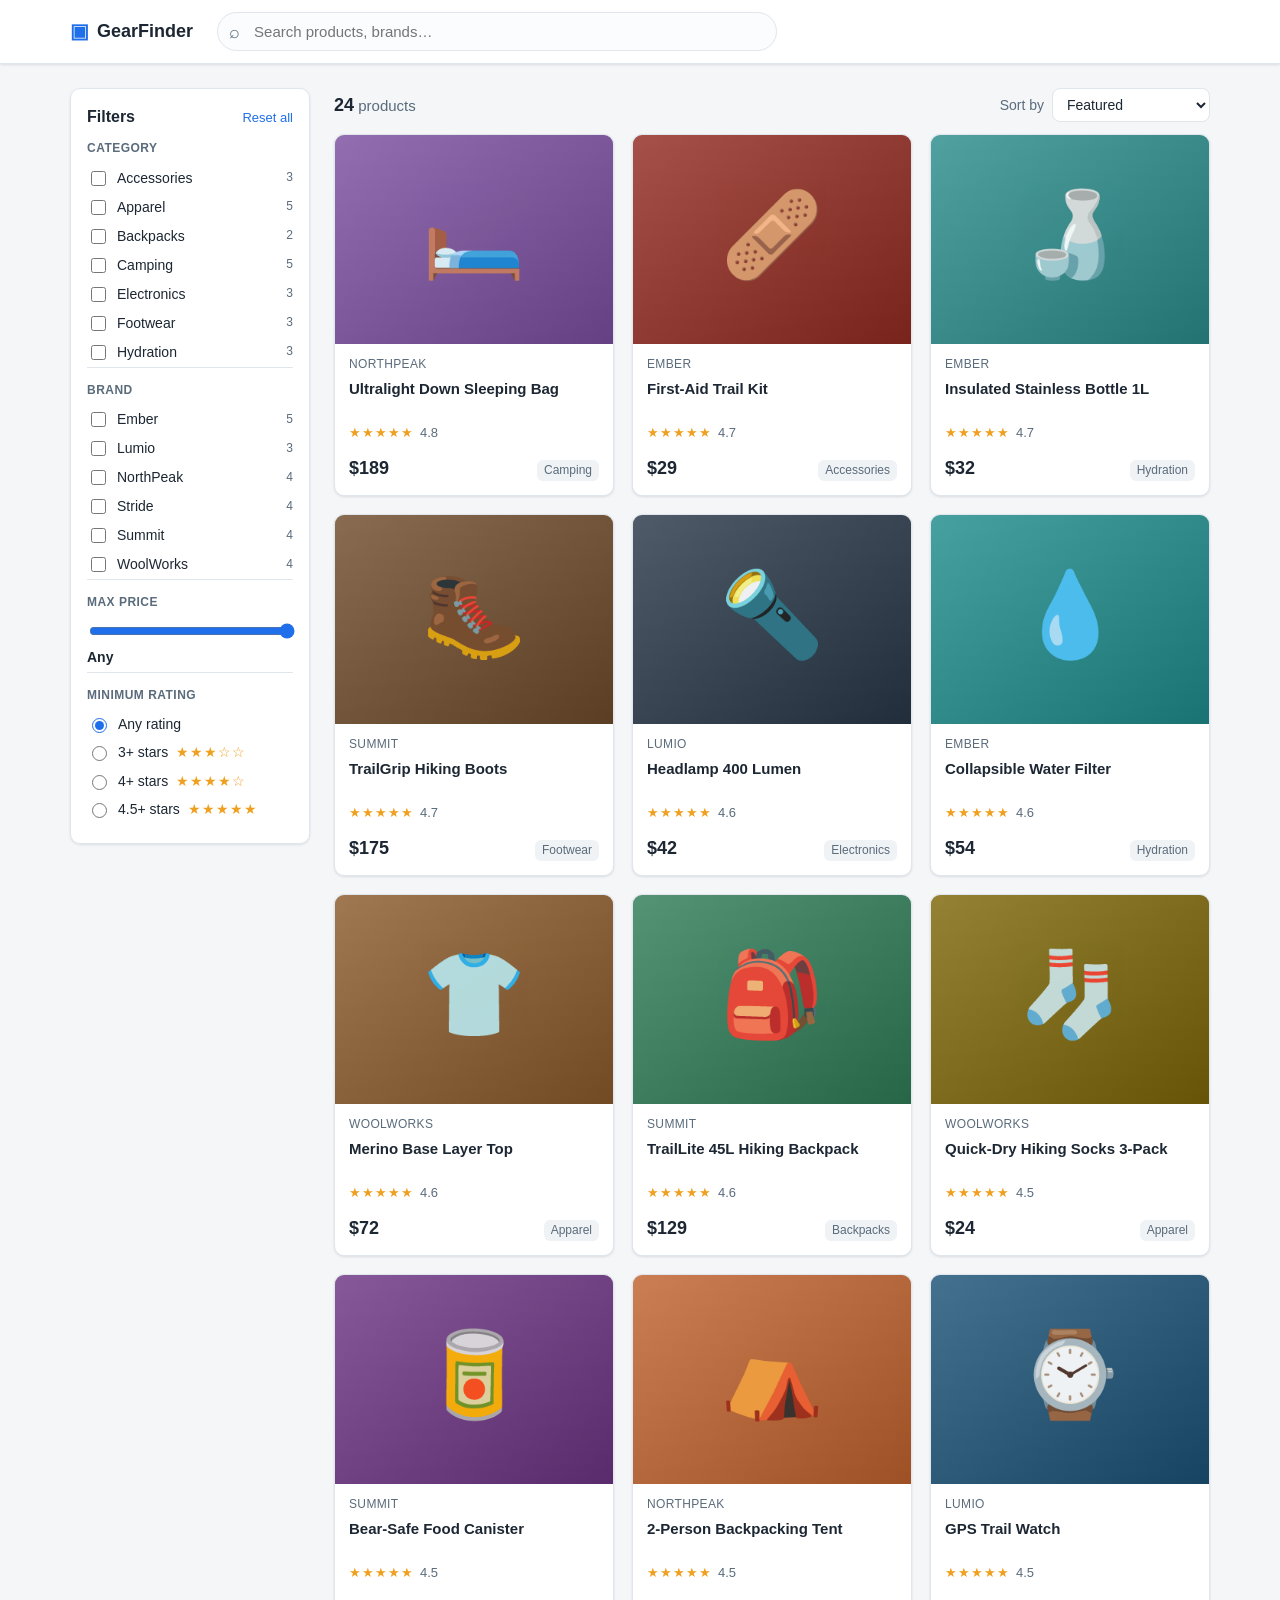
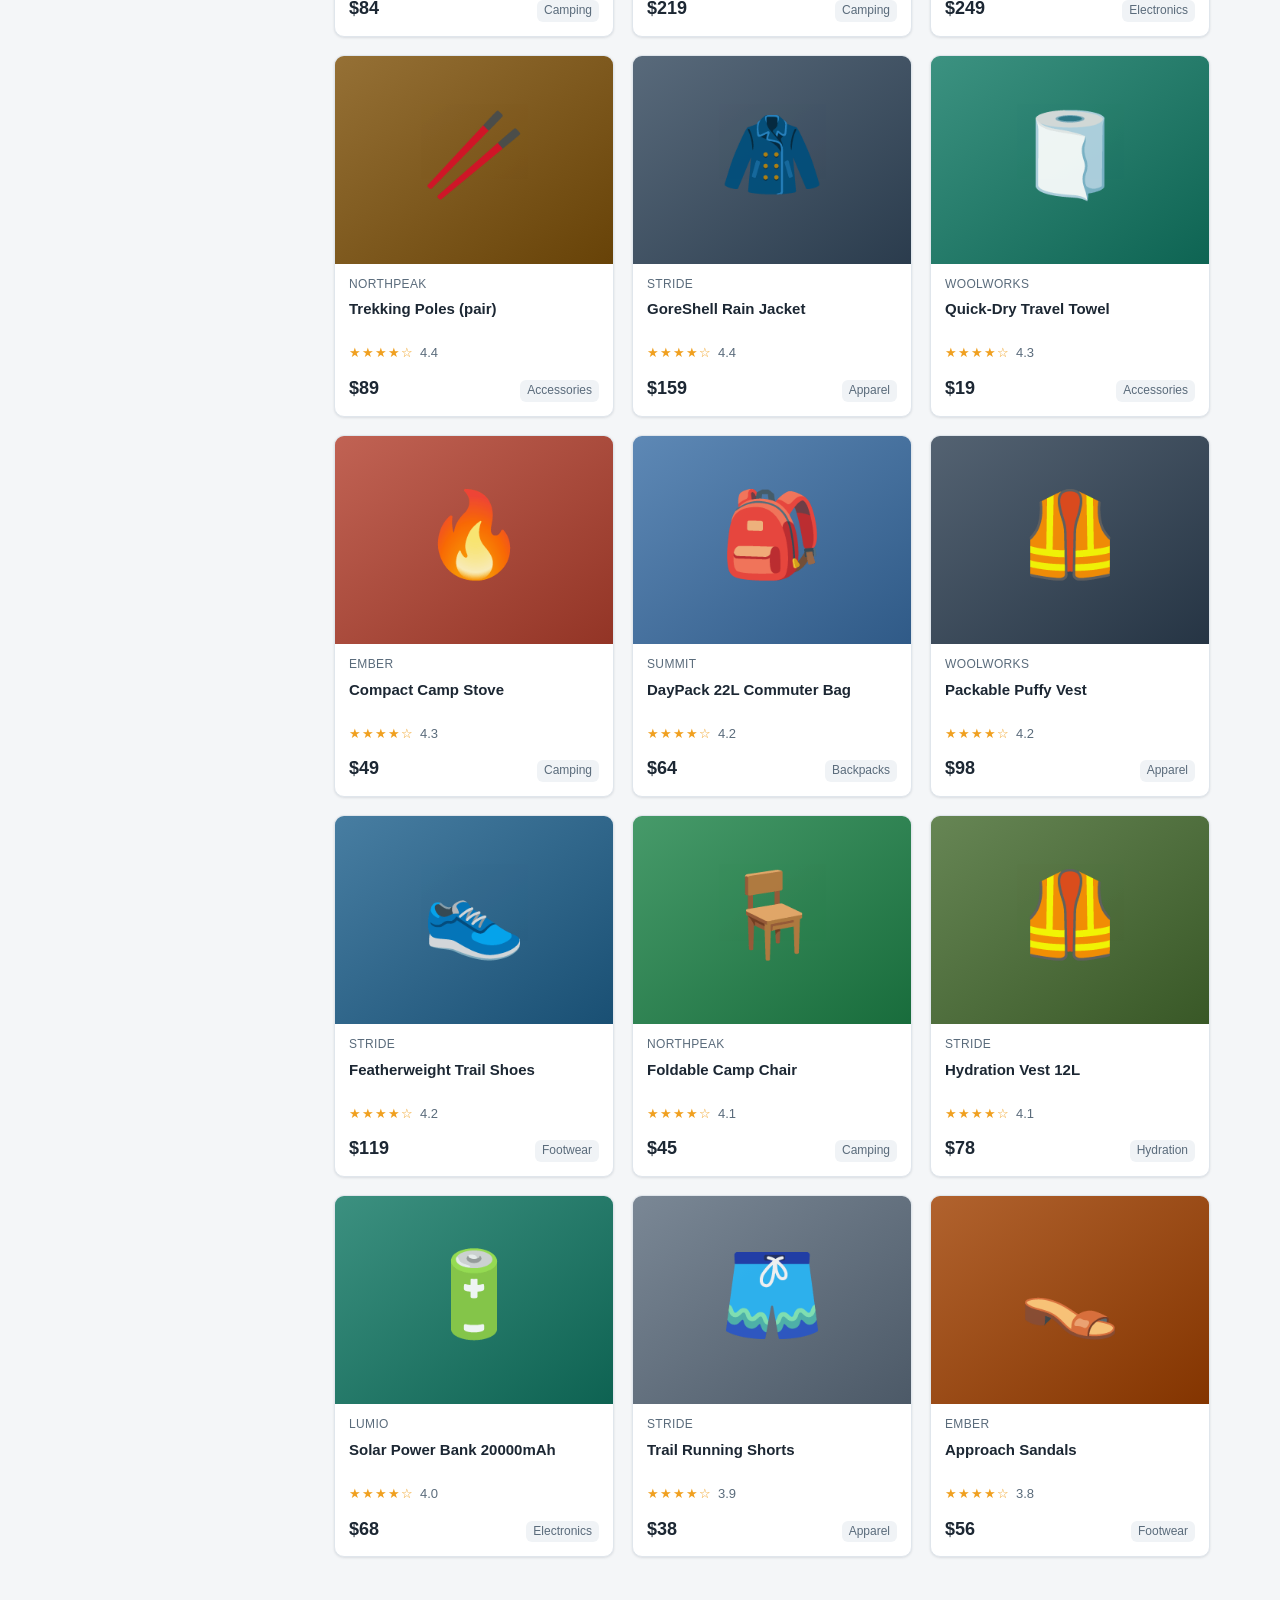
<file: evals/runs/loop/catalog/iter2/app-snapshot/index.html>
<!DOCTYPE html>
<html lang="en">
<head>
  <meta charset="UTF-8" />
  <meta name="viewport" content="width=device-width, initial-scale=1.0" />
  <title>GearFinder — Outdoor & Tech Catalog</title>
  <link rel="stylesheet" href="style.css" />
</head>
<body>
  <header class="topbar">
    <div class="topbar-inner">
      <a class="brand" href="index.html">
        <span class="brand-mark" aria-hidden="true">▣</span>
        <span class="brand-name">GearFinder</span>
      </a>
      <form class="searchform" role="search" onsubmit="return false;">
        <label class="visually-hidden" for="search">Search products</label>
        <span class="search-icon" aria-hidden="true">⌕</span>
        <input
          id="search"
          type="search"
          placeholder="Search products, brands…"
          autocomplete="off"
          spellcheck="false"
        />
        <button id="search-clear" type="button" class="search-clear" aria-label="Clear search" hidden>×</button>
      </form>
    </div>
  </header>

  <div class="layout">
    <button id="mobile-filter-toggle" type="button" class="mobile-filter-btn" aria-expanded="false" aria-controls="filters-panel">
      <span>&#9776; Filters</span>
    </button>
    <aside id="filters-panel" class="filters" aria-label="Filters">
      <div class="filters-head">
        <h2>Filters</h2>
        <button id="reset-all" type="button" class="link-btn">Reset all</button>
      </div>

      <section class="facet">
        <h3>Category</h3>
        <div id="facet-category" class="facet-options"></div>
      </section>

      <section class="facet">
        <h3>Brand</h3>
        <div id="facet-brand" class="facet-options"></div>
      </section>

      <section class="facet">
        <h3>Max price</h3>
        <div class="price-row">
          <input id="facet-price" type="range" min="0" max="400" step="10" value="400" />
          <output id="price-out" class="price-out">Any</output>
        </div>
      </section>

      <section class="facet">
        <h3>Minimum rating</h3>
        <div id="facet-rating" class="facet-options rating-options"></div>
      </section>
    </aside>
    <div id="filters-overlay" class="filters-overlay" hidden></div>

    <main class="results">
      <div class="results-bar">
        <div class="results-meta">
          <strong id="result-count">0</strong>
          <span id="result-noun">products</span>
        </div>
        <label class="sort-control">
          <span>Sort by</span>
          <select id="sort">
            <option value="featured">Featured</option>
            <option value="price-asc">Price: low to high</option>
            <option value="price-desc">Price: high to low</option>
            <option value="rating-desc">Rating: high to low</option>
          </select>
        </label>
      </div>

      <div id="chips" class="chips" aria-label="Active filters"></div>

      <div id="grid" class="grid"></div>

      <div id="empty" class="empty" hidden>
        <div class="empty-art" aria-hidden="true">🔍</div>
        <h2>No products match your filters</h2>
        <p id="empty-detail" class="empty-detail"></p>
        <div class="empty-actions">
          <button id="empty-relax" type="button" class="btn btn-primary">Relax filters</button>
          <button id="empty-clear" type="button" class="btn">Clear all filters</button>

        </div>
        <div id="empty-suggest" class="empty-suggest"></div>
      </div>
    </main>
  </div>

  <script src="app.js"></script>
</body>
</html>
</file>
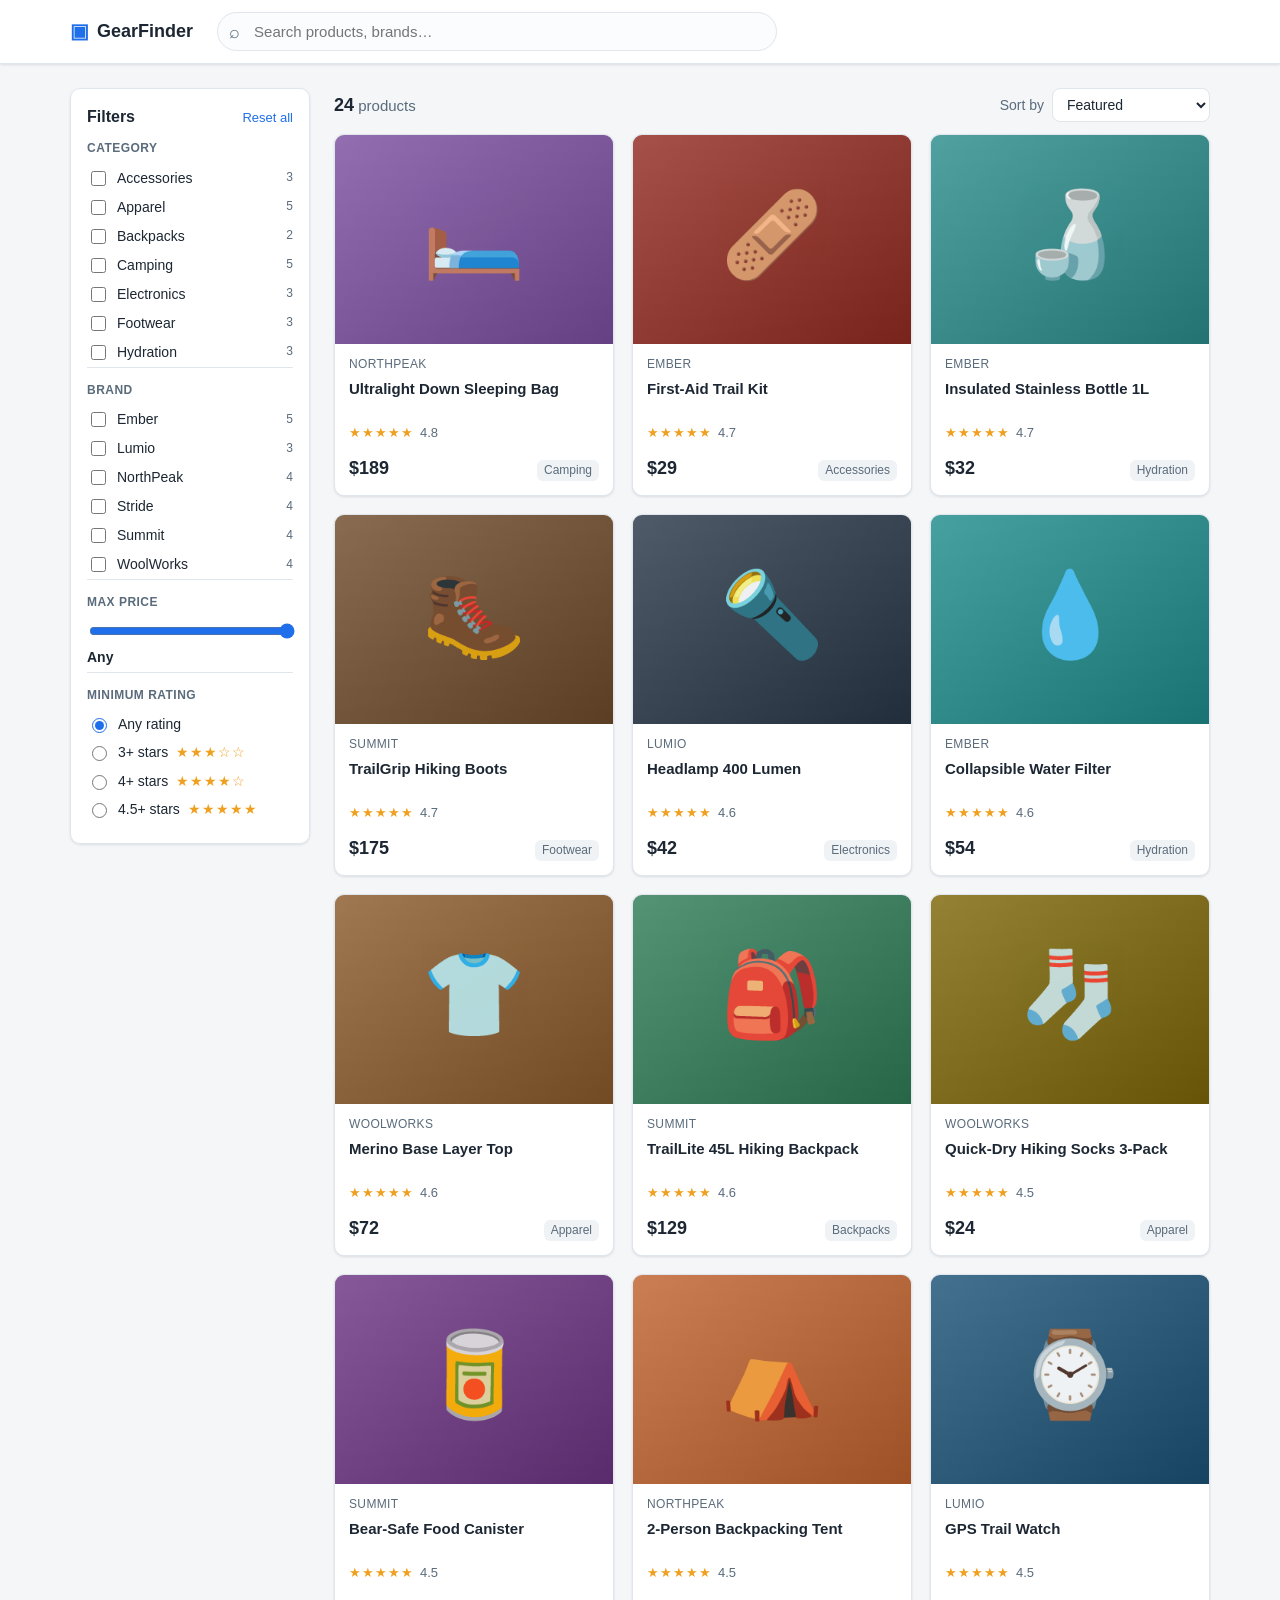
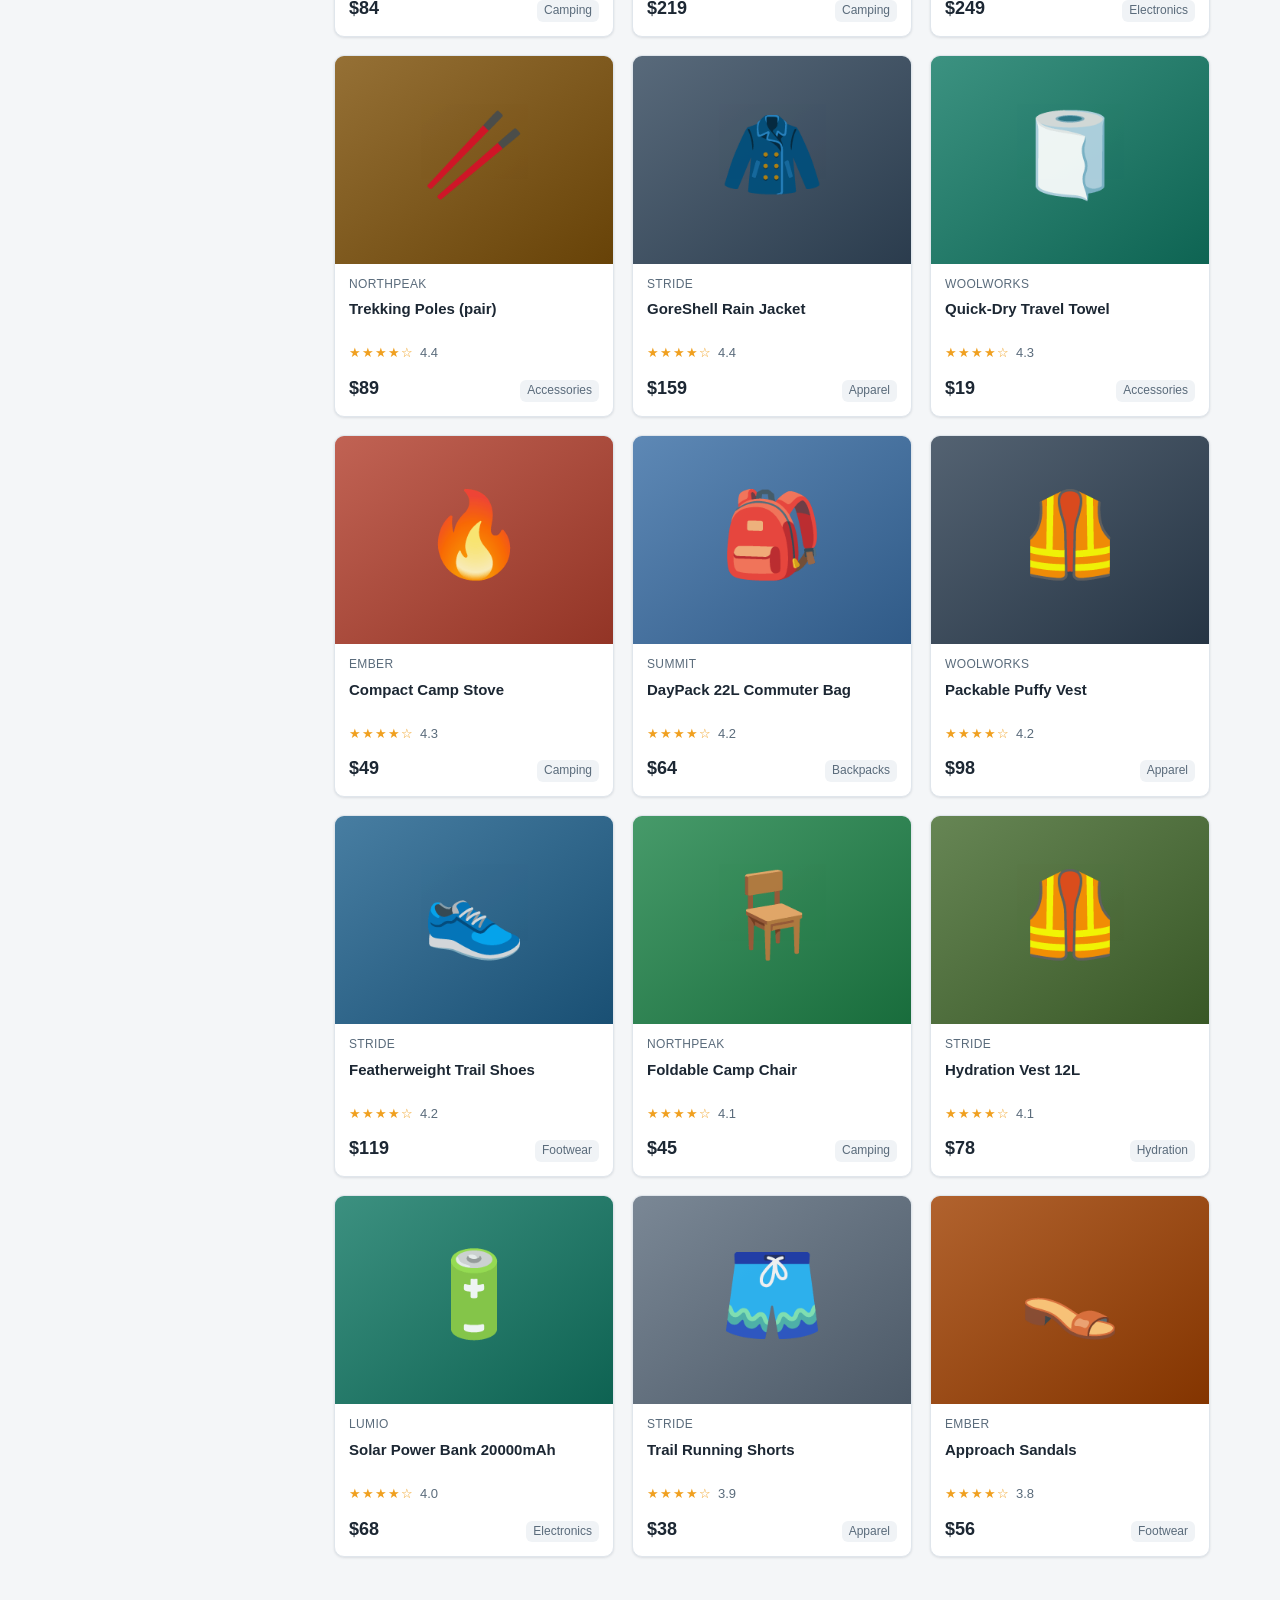
<file: evals/runs/loop/catalog/iter3/app-snapshot/index.html>
<!DOCTYPE html>
<html lang="en">
<head>
  <meta charset="UTF-8" />
  <meta name="viewport" content="width=device-width, initial-scale=1.0" />
  <title>GearFinder — Outdoor & Tech Catalog</title>
  <link rel="stylesheet" href="style.css" />
</head>
<body>
  <header class="topbar">
    <div class="topbar-inner">
      <a class="brand" href="index.html">
        <span class="brand-mark" aria-hidden="true">▣</span>
        <span class="brand-name">GearFinder</span>
      </a>
      <form class="searchform" role="search" onsubmit="return false;">
        <label class="visually-hidden" for="search">Search products</label>
        <span class="search-icon" aria-hidden="true">⌕</span>
        <input
          id="search"
          type="search"
          placeholder="Search products, brands…"
          autocomplete="off"
          spellcheck="false"
        />
        <button id="search-clear" type="button" class="search-clear" aria-label="Clear search" hidden>×</button>
      </form>
    </div>
  </header>

  <div class="layout">
    <button id="mobile-filter-toggle" type="button" class="mobile-filter-btn" aria-expanded="false" aria-controls="filters-panel">
      <span>&#9776; <span class="mobile-filter-label">Filters</span></span>
    </button>
    <aside id="filters-panel" class="filters" aria-label="Filters">
      <div class="filters-head">
        <h2>Filters</h2>
        <button id="reset-all" type="button" class="link-btn">Reset all</button>
      </div>

      <section class="facet">
        <h3>Category</h3>
        <div id="facet-category" class="facet-options"></div>
      </section>

      <section class="facet">
        <h3>Brand</h3>
        <div id="facet-brand" class="facet-options"></div>
      </section>

      <section class="facet">
        <h3>Max price</h3>
        <div class="price-row">
          <input id="facet-price" type="range" min="0" max="400" step="10" value="400" />
          <output id="price-out" class="price-out">Any</output>
        </div>
      </section>

      <section class="facet">
        <h3>Minimum rating</h3>
        <div id="facet-rating" class="facet-options rating-options"></div>
      </section>
    </aside>
    <div id="filters-overlay" class="filters-overlay" hidden></div>

    <main class="results">
      <div class="results-bar">
        <div class="results-meta">
          <strong id="result-count">0</strong>
          <span id="result-noun">products</span>
        </div>
        <label class="sort-control">
          <span>Sort by</span>
          <select id="sort">
            <option value="featured">Featured</option>
            <option value="price-asc">Price: low to high</option>
            <option value="price-desc">Price: high to low</option>
            <option value="rating-desc">Rating: high to low</option>
          </select>
        </label>
      </div>

      <div id="chips" class="chips" aria-label="Active filters"></div>

      <div id="grid" class="grid"></div>

      <div id="empty" class="empty" hidden>
        <div class="empty-art" aria-hidden="true">🔍</div>
        <h2>No products match your filters</h2>
        <p id="empty-detail" class="empty-detail"></p>
        <div class="empty-actions">
          <button id="empty-relax" type="button" class="btn btn-primary">Relax filters</button>
          <button id="empty-clear" type="button" class="btn">Clear all filters</button>

        </div>
        <div id="empty-suggest" class="empty-suggest"></div>
      </div>
    </main>
  </div>

  <script src="app.js"></script>
</body>
</html>
</file>
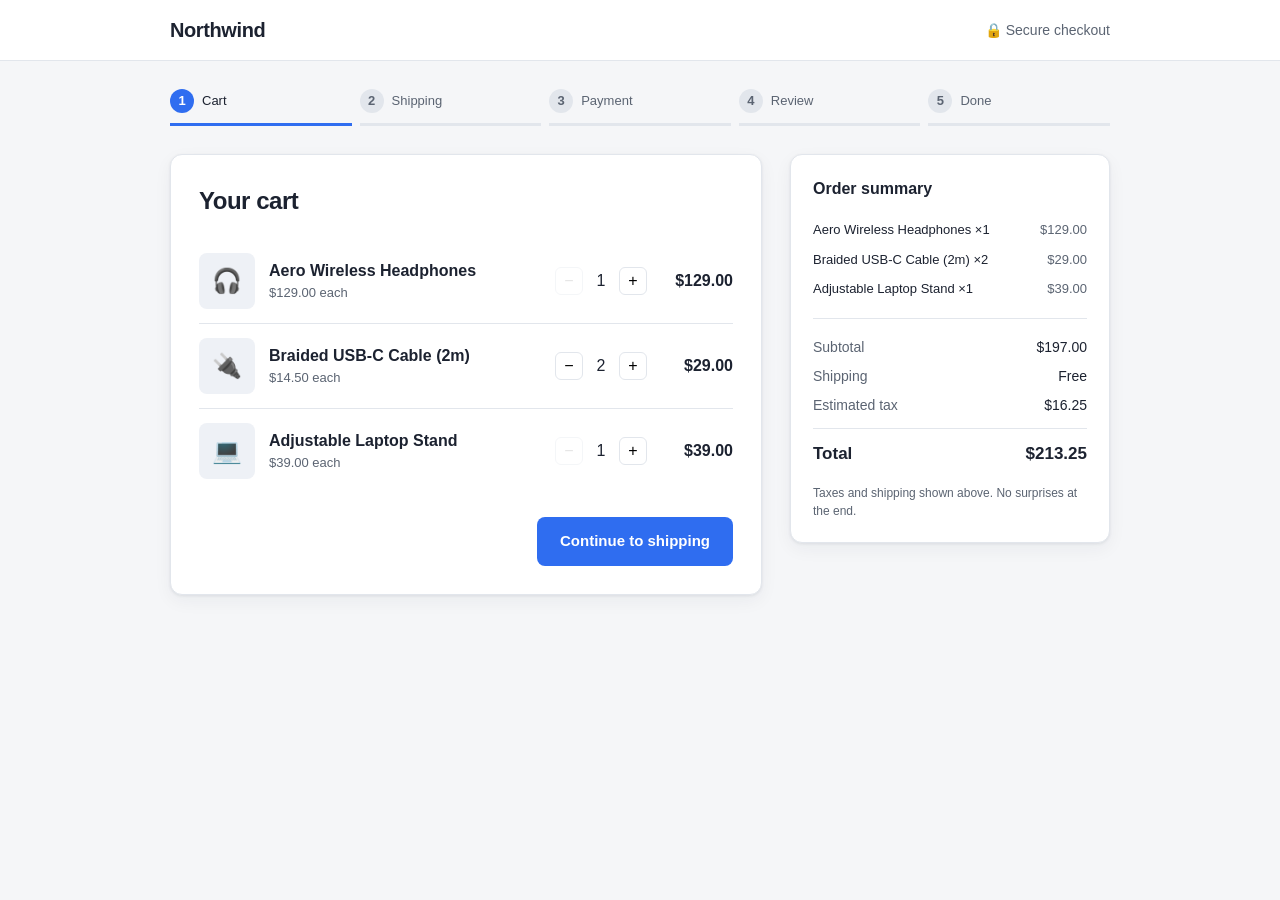
<file: evals/runs/loop/checkout/iter2/app-snapshot/index.html>
<!DOCTYPE html>
<html lang="en">
<head>
  <meta charset="UTF-8" />
  <meta name="viewport" content="width=device-width, initial-scale=1.0" />
  <title>Northwind Checkout</title>
  <link rel="stylesheet" href="style.css" />
</head>
<body>
  <header class="site-header">
    <div class="wrap">
      <a class="brand" href="#">Northwind</a>
      <span class="secure-badge" aria-hidden="true">🔒 Secure checkout</span>
    </div>
  </header>

  <main class="wrap checkout" id="checkout-root">
    <!-- Progress / step indicator -->
    <nav class="progress" aria-label="Checkout progress">
      <ol class="steps" id="step-indicator">
        <li class="step" data-step="cart"><span class="dot">1</span><span class="label">Cart</span></li>
        <li class="step" data-step="shipping"><span class="dot">2</span><span class="label">Shipping</span></li>
        <li class="step" data-step="payment"><span class="dot">3</span><span class="label">Payment</span></li>
        <li class="step" data-step="review"><span class="dot">4</span><span class="label">Review</span></li>
        <li class="step" data-step="confirmation"><span class="dot">5</span><span class="label">Done</span></li>
      </ol>
    </nav>

    <div class="layout">
      <section class="panel" aria-live="polite">
        <!-- STEP: CART -->
        <div class="step-panel" id="panel-cart">
          <h1>Your cart</h1>
          <ul class="cart-list" id="cart-list"></ul>
          <div class="step-actions">
            <button class="btn btn-primary" id="to-shipping">Continue to shipping</button>
          </div>
        </div>

        <!-- STEP: SHIPPING -->
        <div class="step-panel" id="panel-shipping" hidden>
          <h1>Shipping address</h1>
          <form id="form-shipping" novalidate>
            <p class="fields-note">All fields are required.</p>
            <div class="field">
              <label for="ship-name">Full name</label>
              <input id="ship-name" name="name" type="text" autocomplete="name" required />
              <p class="error" data-for="ship-name"></p>
            </div>
            <div class="field">
              <label for="ship-email">Email</label>
              <input id="ship-email" name="email" type="email" autocomplete="email" required />
              <p class="error" data-for="ship-email"></p>
            </div>
            <div class="field">
              <label for="ship-address">Street address</label>
              <input id="ship-address" name="address" type="text" autocomplete="street-address" required />
              <p class="error" data-for="ship-address"></p>
            </div>
            <div class="field-row">
              <div class="field">
                <label for="ship-city">City</label>
                <input id="ship-city" name="city" type="text" autocomplete="address-level2" required />
                <p class="error" data-for="ship-city"></p>
              </div>
              <div class="field">
                <label for="ship-zip">ZIP code</label>
                <input id="ship-zip" name="zip" type="text" inputmode="numeric" autocomplete="postal-code" required />
                <p class="error" data-for="ship-zip"></p>
              </div>
            </div>
            <div class="step-actions">
              <button type="button" class="btn btn-ghost" data-back="cart">Back to cart</button>
              <button type="submit" class="btn btn-primary" id="to-payment">Continue to payment</button>
            </div>
          </form>
        </div>

        <!-- STEP: PAYMENT -->
        <div class="step-panel" id="panel-payment" hidden>
          <h1>Payment</h1>
          <form id="form-payment" novalidate>
            <p class="fields-note">All fields are required.</p>
            <div class="field">
              <label for="pay-card">Card number</label>
              <input id="pay-card" name="card" type="text" inputmode="numeric" autocomplete="cc-number" placeholder="1234 5678 9012 3456" required />
              <p class="error" data-for="pay-card"></p>
            </div>
            <div class="field">
              <label for="pay-cardname">Name on card</label>
              <input id="pay-cardname" name="cardname" type="text" autocomplete="cc-name" required />
              <p class="error" data-for="pay-cardname"></p>
            </div>
            <div class="field-row">
              <div class="field">
                <label for="pay-exp">Expiry (MM/YY)</label>
                <input id="pay-exp" name="exp" type="text" autocomplete="cc-exp" placeholder="MM/YY" required />
                <p class="error" data-for="pay-exp"></p>
              </div>
              <div class="field">
                <label for="pay-cvc">CVC</label>
                <input id="pay-cvc" name="cvc" type="text" inputmode="numeric" autocomplete="cc-csc" placeholder="123" required />
                <p class="error" data-for="pay-cvc"></p>
              </div>
            </div>
            <div class="step-actions">
              <button type="button" class="btn btn-ghost" data-back="shipping">Back to shipping</button>
              <button type="submit" class="btn btn-primary" id="to-review">Review order</button>
            </div>
          </form>
        </div>

        <!-- STEP: REVIEW -->
        <div class="step-panel" id="panel-review" hidden>
          <h1>Review your order</h1>
          <p class="review-intro">Please confirm everything below. You can still go back and edit.</p>

          <div class="review-block">
            <div class="review-head">
              <h2>Items</h2>
              <button type="button" class="link-btn" data-back="cart">Edit</button>
            </div>
            <ul class="review-items" id="review-items"></ul>
          </div>

          <div class="review-block">
            <div class="review-head">
              <h2>Shipping to</h2>
              <button type="button" class="link-btn" data-back="shipping">Edit</button>
            </div>
            <p class="review-text" id="review-shipping"></p>
          </div>

          <div class="review-block">
            <div class="review-head">
              <h2>Payment</h2>
              <button type="button" class="link-btn" data-back="payment">Edit</button>
            </div>
            <p class="review-text" id="review-payment"></p>
          </div>

          <div class="step-actions">
            <button type="button" class="btn btn-ghost" data-back="payment">Back</button>
            <button type="button" class="btn btn-primary" id="place-order">Place order</button>
          </div>
        </div>

        <!-- STEP: CONFIRMATION -->
        <div class="step-panel" id="panel-confirmation" hidden>
          <div class="confirm">
            <div class="confirm-check" aria-hidden="true">✓</div>
            <h1>Order placed</h1>
            <p class="confirm-lead">Thanks <span id="confirm-name">there</span> — your order is confirmed.</p>
            <p class="confirm-order">Order number: <strong id="confirm-number">—</strong></p>
            <p class="confirm-email">A receipt is on its way to <strong id="confirm-email">your email</strong>.</p>
            <div class="confirm-summary" id="confirm-summary"></div>
            <p class="confirm-eta">Estimated delivery: <strong id="confirm-eta">—</strong></p>
          </div>
        </div>
      </section>

      <!-- ORDER SUMMARY (visible from cart onward) -->
      <aside class="summary" id="order-summary" aria-label="Order summary">
        <h2>Order summary</h2>
        <ul class="summary-items" id="summary-items"></ul>
        <dl class="summary-costs">
          <div class="cost-row"><dt>Subtotal</dt><dd id="cost-subtotal">$0.00</dd></div>
          <div class="cost-row"><dt>Shipping</dt><dd id="cost-shipping">$0.00</dd></div>
          <div class="cost-row"><dt>Estimated tax</dt><dd id="cost-tax">$0.00</dd></div>
          <div class="cost-row total"><dt>Total</dt><dd id="cost-total">$0.00</dd></div>
        </dl>
        <p class="summary-note">Taxes and shipping shown above. No surprises at the end.</p>
      </aside>
    </div>
  </main>

  <script src="app.js"></script>
</body>
</html>
</file>
<file: evals/apps/catalog/style.css>
:root {
  --bg: #f4f6f8;
  --panel: #ffffff;
  --ink: #1c2733;
  --ink-soft: #5a6b7b;
  --line: #e0e6ec;
  --brand: #1f6feb;
  --brand-ink: #ffffff;
  --accent: #0f9d58;
  --star: #f0a020;
  --chip-bg: #eaf2ff;
  --chip-ink: #1f4f9b;
  --radius: 10px;
  --shadow: 0 1px 3px rgba(20, 35, 50, 0.08), 0 1px 2px rgba(20, 35, 50, 0.04);
}

* { box-sizing: border-box; }

html, body {
  margin: 0;
  padding: 0;
  background: var(--bg);
  color: var(--ink);
  font-family: -apple-system, BlinkMacSystemFont, "Segoe UI", Roboto, Helvetica, Arial, sans-serif;
  font-size: 15px;
  line-height: 1.45;
}

.visually-hidden {
  position: absolute;
  width: 1px; height: 1px;
  padding: 0; margin: -1px;
  overflow: hidden; clip: rect(0 0 0 0);
  white-space: nowrap; border: 0;
}

/* Top bar */
.topbar {
  position: sticky;
  top: 0;
  z-index: 20;
  background: var(--panel);
  border-bottom: 1px solid var(--line);
  box-shadow: var(--shadow);
}
.topbar-inner {
  max-width: 1180px;
  margin: 0 auto;
  display: flex;
  align-items: center;
  gap: 24px;
  padding: 12px 20px;
}
.brand {
  display: flex;
  align-items: center;
  gap: 8px;
  text-decoration: none;
  color: var(--ink);
  font-weight: 700;
  font-size: 18px;
  flex: 0 0 auto;
}
.brand-mark { color: var(--brand); font-size: 20px; }

.searchform {
  position: relative;
  flex: 1 1 auto;
  max-width: 560px;
}
.search-icon {
  position: absolute;
  left: 12px;
  top: 50%;
  transform: translateY(-50%);
  color: var(--ink-soft);
  font-size: 18px;
  pointer-events: none;
}
.searchform input {
  width: 100%;
  padding: 10px 38px 10px 36px;
  border: 1px solid var(--line);
  border-radius: 999px;
  background: #fbfcfd;
  font-size: 15px;
  color: var(--ink);
}
.searchform input:focus {
  outline: none;
  border-color: var(--brand);
  box-shadow: 0 0 0 3px rgba(31, 111, 235, 0.15);
  background: #fff;
}
.search-clear {
  position: absolute;
  right: 8px;
  top: 50%;
  transform: translateY(-50%);
  border: none;
  background: #e8edf2;
  color: var(--ink-soft);
  width: 22px; height: 22px;
  border-radius: 50%;
  font-size: 16px;
  line-height: 1;
  cursor: pointer;
}
.search-clear:hover { background: #dde4ea; color: var(--ink); }

/* Layout */
.layout {
  max-width: 1180px;
  margin: 0 auto;
  display: grid;
  grid-template-columns: 240px 1fr;
  gap: 24px;
  padding: 24px 20px 48px;
  align-items: start;
}

/* Filters */
.filters {
  background: var(--panel);
  border: 1px solid var(--line);
  border-radius: var(--radius);
  box-shadow: var(--shadow);
  padding: 16px 16px 20px;
  position: sticky;
  top: 76px;
}
.filters-head {
  display: flex;
  align-items: baseline;
  justify-content: space-between;
  margin-bottom: 8px;
}
.filters-head h2 { font-size: 16px; margin: 0; }
.link-btn {
  border: none;
  background: none;
  color: var(--brand);
  cursor: pointer;
  font-size: 13px;
  padding: 0;
}
.link-btn:hover { text-decoration: underline; }

.facet { border-top: 1px solid var(--line); padding: 14px 0 4px; }
.facet:first-of-type { border-top: none; padding-top: 4px; }
.facet h3 {
  font-size: 12px;
  text-transform: uppercase;
  letter-spacing: 0.04em;
  color: var(--ink-soft);
  margin: 0 0 10px;
}
.facet-options { display: flex; flex-direction: column; gap: 8px; }

.opt {
  display: flex;
  align-items: center;
  gap: 8px;
  font-size: 14px;
  cursor: pointer;
  color: var(--ink);
}
.opt input { accent-color: var(--brand); width: 15px; height: 15px; cursor: pointer; }
.opt .opt-count { margin-left: auto; color: var(--ink-soft); font-size: 12px; }

.price-row { display: flex; flex-direction: column; gap: 6px; }
.price-row input[type=range] { width: 100%; accent-color: var(--brand); }
.price-out { font-size: 14px; font-weight: 600; color: var(--ink); }

.rating-options .opt .stars { color: var(--star); letter-spacing: 1px; }

/* Results */
.results-bar {
  display: flex;
  align-items: center;
  justify-content: space-between;
  margin-bottom: 12px;
}
.results-meta { font-size: 15px; color: var(--ink-soft); }
.results-meta strong { color: var(--ink); font-size: 18px; }
.sort-control {
  display: flex;
  align-items: center;
  gap: 8px;
  font-size: 14px;
  color: var(--ink-soft);
}
.sort-control select {
  padding: 7px 10px;
  border: 1px solid var(--line);
  border-radius: 8px;
  background: var(--panel);
  font-size: 14px;
  color: var(--ink);
  cursor: pointer;
}
.sort-control select:focus { outline: none; border-color: var(--brand); }

/* Chips */
.chips { display: flex; flex-wrap: wrap; gap: 8px; margin-bottom: 16px; min-height: 0; }
.chips:empty { display: none; }
.chip {
  display: inline-flex;
  align-items: center;
  gap: 6px;
  background: var(--chip-bg);
  color: var(--chip-ink);
  border: 1px solid #cfe0fb;
  border-radius: 999px;
  padding: 5px 8px 5px 12px;
  font-size: 13px;
  font-weight: 500;
}
.chip .chip-x {
  border: none;
  background: rgba(31, 79, 155, 0.12);
  color: var(--chip-ink);
  width: 18px; height: 18px;
  border-radius: 50%;
  font-size: 13px;
  line-height: 1;
  cursor: pointer;
}
.chip .chip-x:hover { background: rgba(31, 79, 155, 0.25); }

/* Grid */
.grid {
  display: grid;
  grid-template-columns: repeat(auto-fill, minmax(220px, 1fr));
  gap: 18px;
}
.card {
  background: var(--panel);
  border: 1px solid var(--line);
  border-radius: var(--radius);
  box-shadow: var(--shadow);
  overflow: hidden;
  display: flex;
  flex-direction: column;
  transition: box-shadow 0.15s ease, transform 0.15s ease;
}
.card:hover {
  box-shadow: 0 6px 18px rgba(20, 35, 50, 0.12);
  transform: translateY(-2px);
}
.card-img {
  aspect-ratio: 4 / 3;
  width: 100%;
  display: block;
  background: #eef2f6;
}
.card-body {
  padding: 12px 14px 14px;
  display: flex;
  flex-direction: column;
  gap: 6px;
  flex: 1 1 auto;
}
.card-brand {
  font-size: 12px;
  text-transform: uppercase;
  letter-spacing: 0.03em;
  color: var(--ink-soft);
}
.card-title {
  font-size: 15px;
  font-weight: 600;
  margin: 0;
  line-height: 1.3;
  min-height: 2.6em;
}
.card-rating {
  display: flex;
  align-items: center;
  gap: 6px;
  font-size: 13px;
  color: var(--ink-soft);
}
.card-rating .stars { color: var(--star); letter-spacing: 1px; }
.card-foot {
  margin-top: auto;
  display: flex;
  align-items: baseline;
  justify-content: space-between;
  padding-top: 6px;
}
.card-price { font-size: 18px; font-weight: 700; color: var(--ink); }
.card-cat {
  font-size: 12px;
  color: var(--ink-soft);
  background: #f0f3f6;
  border-radius: 6px;
  padding: 2px 7px;
}

/* Empty state */
.empty {
  background: var(--panel);
  border: 1px dashed var(--line);
  border-radius: var(--radius);
  padding: 48px 24px;
  text-align: center;
}
.empty-art { font-size: 40px; margin-bottom: 8px; }
.empty h2 { margin: 0 0 6px; font-size: 20px; }
.empty-detail { color: var(--ink-soft); margin: 0 auto 20px; max-width: 420px; }
.empty-actions { display: flex; gap: 10px; justify-content: center; flex-wrap: wrap; }
.btn {
  border: 1px solid var(--line);
  background: var(--panel);
  color: var(--ink);
  padding: 9px 16px;
  border-radius: 8px;
  font-size: 14px;
  font-weight: 600;
  cursor: pointer;
}
.btn:hover { background: #f6f8fa; }
.btn-primary {
  background: var(--brand);
  border-color: var(--brand);
  color: var(--brand-ink);
}
.btn-primary:hover { background: #1a5fd0; }
.empty-suggest { margin-top: 22px; color: var(--ink-soft); font-size: 14px; }
.empty-suggest .suggest-chips { display: flex; gap: 8px; justify-content: center; flex-wrap: wrap; margin-top: 8px; }
.suggest-chip {
  border: 1px solid #cfe0fb;
  background: var(--chip-bg);
  color: var(--chip-ink);
  border-radius: 999px;
  padding: 6px 14px;
  font-size: 13px;
  font-weight: 600;
  cursor: pointer;
}
.suggest-chip:hover { background: #dbe9ff; }

@media (max-width: 760px) {
  .layout { grid-template-columns: 1fr; }
  .filters { position: static; }
  .topbar-inner { flex-wrap: wrap; }
}
</file>
<file: evals/apps/checkout/style.css>
:root {
  --bg: #f5f6f8;
  --panel: #ffffff;
  --ink: #1c2230;
  --muted: #5b6472;
  --line: #e2e6ec;
  --brand: #2f6df0;
  --brand-dark: #2256c8;
  --ok: #15924f;
  --error: #c2334a;
  --radius: 12px;
  --shadow: 0 1px 3px rgba(20, 30, 50, 0.08), 0 6px 18px rgba(20, 30, 50, 0.05);
}

* { box-sizing: border-box; }

body {
  margin: 0;
  font-family: -apple-system, BlinkMacSystemFont, "Segoe UI", Roboto, Helvetica, Arial, sans-serif;
  background: var(--bg);
  color: var(--ink);
  line-height: 1.5;
}

.wrap { max-width: 980px; margin: 0 auto; padding: 0 20px; }

/* Header */
.site-header {
  background: var(--panel);
  border-bottom: 1px solid var(--line);
}
.site-header .wrap {
  display: flex;
  align-items: center;
  justify-content: space-between;
  height: 60px;
}
.brand {
  font-weight: 700;
  font-size: 20px;
  color: var(--ink);
  text-decoration: none;
  letter-spacing: -0.02em;
}
.secure-badge { color: var(--muted); font-size: 14px; }

.checkout { padding-top: 28px; padding-bottom: 60px; }

/* Progress indicator */
.progress { margin-bottom: 28px; }
.steps {
  list-style: none;
  display: flex;
  gap: 8px;
  margin: 0;
  padding: 0;
  counter-reset: none;
}
.step {
  flex: 1;
  display: flex;
  align-items: center;
  gap: 8px;
  font-size: 13px;
  color: var(--muted);
  padding-bottom: 10px;
  border-bottom: 3px solid var(--line);
}
.step .dot {
  width: 24px;
  height: 24px;
  border-radius: 50%;
  background: var(--line);
  color: var(--muted);
  display: inline-flex;
  align-items: center;
  justify-content: center;
  font-size: 13px;
  font-weight: 600;
  flex: 0 0 auto;
}
.step .label { white-space: nowrap; }
.step.active { color: var(--ink); border-bottom-color: var(--brand); }
.step.active .dot { background: var(--brand); color: #fff; }
.step.done { color: var(--ink); border-bottom-color: var(--ok); }
.step.done .dot { background: var(--ok); color: #fff; }

/* Layout */
.layout {
  display: grid;
  grid-template-columns: 1fr 320px;
  gap: 28px;
  align-items: start;
}

.panel {
  background: var(--panel);
  border: 1px solid var(--line);
  border-radius: var(--radius);
  box-shadow: var(--shadow);
  padding: 28px;
}

h1 { font-size: 24px; margin: 0 0 20px; letter-spacing: -0.02em; }
h2 { font-size: 16px; margin: 0; }

/* Cart list */
.cart-list { list-style: none; margin: 0 0 24px; padding: 0; }
.cart-item {
  display: flex;
  align-items: center;
  gap: 14px;
  padding: 14px 0;
  border-bottom: 1px solid var(--line);
}
.cart-item:last-child { border-bottom: none; }
.cart-thumb {
  width: 56px; height: 56px; border-radius: 8px;
  background: #eef1f6; display: flex; align-items: center; justify-content: center;
  font-size: 24px; flex: 0 0 auto;
}
.cart-info { flex: 1; }
.cart-name { font-weight: 600; }
.cart-meta { color: var(--muted); font-size: 13px; }
.qty-control { display: inline-flex; align-items: center; gap: 8px; }
.qty-control button {
  width: 28px; height: 28px; border: 1px solid var(--line);
  background: #fff; border-radius: 6px; cursor: pointer; font-size: 16px; line-height: 1;
}
.qty-control button:hover { background: #f3f5f9; }
.qty-control .qty { min-width: 20px; text-align: center; font-variant-numeric: tabular-nums; }
.cart-line-price { font-weight: 600; min-width: 72px; text-align: right; font-variant-numeric: tabular-nums; }

/* Forms */
.field { margin-bottom: 18px; }
.field-row { display: grid; grid-template-columns: 1fr 1fr; gap: 16px; }
label {
  display: block;
  font-size: 13px;
  font-weight: 600;
  margin-bottom: 6px;
}
input {
  width: 100%;
  padding: 11px 12px;
  border: 1px solid var(--line);
  border-radius: 8px;
  font-size: 15px;
  font-family: inherit;
  background: #fff;
}
input:focus {
  outline: none;
  border-color: var(--brand);
  box-shadow: 0 0 0 3px rgba(47, 109, 240, 0.15);
}
input.invalid { border-color: var(--error); }
input.invalid:focus { box-shadow: 0 0 0 3px rgba(194, 51, 74, 0.15); }
.error {
  color: var(--error);
  font-size: 13px;
  margin: 6px 0 0;
  min-height: 0;
}
.error:empty { margin: 0; }

/* Actions */
.step-actions {
  display: flex;
  justify-content: space-between;
  align-items: center;
  gap: 12px;
  margin-top: 8px;
}
.step-actions .btn-primary { margin-left: auto; }
.btn {
  font: inherit;
  font-weight: 600;
  font-size: 15px;
  padding: 12px 22px;
  border-radius: 8px;
  border: 1px solid transparent;
  cursor: pointer;
}
.btn-primary { background: var(--brand); color: #fff; }
.btn-primary:hover { background: var(--brand-dark); }
.btn-ghost { background: #fff; color: var(--ink); border-color: var(--line); }
.btn-ghost:hover { background: #f3f5f9; }
.link-btn {
  background: none; border: none; color: var(--brand);
  font: inherit; font-weight: 600; font-size: 13px; cursor: pointer; padding: 0;
}
.link-btn:hover { text-decoration: underline; }

/* Review */
.review-intro { color: var(--muted); margin-top: -8px; }
.review-block {
  border: 1px solid var(--line);
  border-radius: 10px;
  padding: 16px 18px;
  margin-bottom: 16px;
}
.review-head { display: flex; align-items: center; justify-content: space-between; margin-bottom: 8px; }
.review-items { list-style: none; margin: 0; padding: 0; }
.review-items li {
  display: flex; justify-content: space-between; padding: 4px 0; font-size: 14px;
}
.review-items .ri-name { color: var(--ink); }
.review-items .ri-price { font-variant-numeric: tabular-nums; }
.review-text { margin: 0; color: var(--ink); font-size: 14px; white-space: pre-line; }

/* Confirmation */
.confirm { text-align: center; padding: 20px 0; }
.confirm-check {
  width: 64px; height: 64px; margin: 0 auto 16px;
  border-radius: 50%; background: var(--ok); color: #fff;
  display: flex; align-items: center; justify-content: center; font-size: 34px;
}
.confirm h1 { margin-bottom: 8px; }
.confirm-lead { font-size: 17px; }
.confirm-order, .confirm-email, .confirm-eta { color: var(--muted); margin: 6px 0; }
.confirm-summary {
  margin: 22px auto;
  max-width: 360px;
  text-align: left;
  border: 1px solid var(--line);
  border-radius: 10px;
  padding: 16px 18px;
}
.confirm-summary .cost-row { display: flex; justify-content: space-between; padding: 3px 0; font-size: 14px; }
.confirm-summary .cost-row.total { font-weight: 700; border-top: 1px solid var(--line); margin-top: 6px; padding-top: 10px; }

/* Order summary aside */
.summary {
  background: var(--panel);
  border: 1px solid var(--line);
  border-radius: var(--radius);
  box-shadow: var(--shadow);
  padding: 22px;
  position: sticky;
  top: 24px;
}
.summary h2 { margin-bottom: 14px; }
.summary-items { list-style: none; margin: 0 0 14px; padding: 0; }
.summary-items li {
  display: flex; justify-content: space-between; gap: 10px;
  font-size: 13px; padding: 5px 0; color: var(--muted);
}
.summary-items .si-name { color: var(--ink); }
.summary-items .si-price { font-variant-numeric: tabular-nums; white-space: nowrap; }
.summary-costs { margin: 0; padding: 14px 0 0; border-top: 1px solid var(--line); }
.cost-row { display: flex; justify-content: space-between; padding: 4px 0; font-size: 14px; }
.cost-row dt { color: var(--muted); margin: 0; }
.cost-row dd { margin: 0; font-variant-numeric: tabular-nums; }
.cost-row.total {
  margin-top: 8px; padding-top: 12px;
  border-top: 1px solid var(--line);
  font-size: 17px; font-weight: 700;
}
.cost-row.total dt { color: var(--ink); }
.summary-note { color: var(--muted); font-size: 12px; margin: 14px 0 0; }

@media (max-width: 760px) {
  .layout { grid-template-columns: 1fr; }
  .summary { position: static; order: -1; }
  .step .label { display: none; }
}
</file>
<file: evals/apps/marketing-dashboard/style.css>
:root {
  --bg: #f4f6fa;
  --panel: #ffffff;
  --ink: #1a2230;
  --ink-soft: #5b6676;
  --ink-faint: #8a94a3;
  --line: #e3e8ef;
  --brand: #3b5bdb;
  --good: #2f9e63;
  --good-bg: #e7f5ed;
  --warn: #c98a17;
  --warn-bg: #fbf2df;
  --bad: #d24b4b;
  --bad-bg: #fbe9e9;
  --shadow: 0 1px 2px rgba(20, 30, 50, 0.06), 0 4px 14px rgba(20, 30, 50, 0.05);
}

* { box-sizing: border-box; }

body {
  margin: 0;
  font-family: -apple-system, BlinkMacSystemFont, "Segoe UI", Roboto, Helvetica, Arial, sans-serif;
  background: var(--bg);
  color: var(--ink);
  -webkit-font-smoothing: antialiased;
}

/* Top bar */
.topbar {
  display: flex;
  justify-content: space-between;
  align-items: center;
  gap: 24px;
  padding: 18px 32px;
  background: var(--panel);
  border-bottom: 1px solid var(--line);
  flex-wrap: wrap;
}
.topbar-left { display: flex; align-items: baseline; gap: 18px; flex-wrap: wrap; }
.brand { display: flex; align-items: center; gap: 8px; }
.brand-mark { color: var(--brand); font-size: 18px; }
.brand-name { font-weight: 700; font-size: 15px; color: var(--ink); }
.page-title { margin: 0; font-size: 20px; font-weight: 700; letter-spacing: -0.01em; }

.topbar-right { display: flex; align-items: center; gap: 14px; }
.range-label { font-size: 13px; color: var(--ink-soft); }
.range-select {
  font-size: 14px;
  padding: 8px 12px;
  border: 1px solid var(--line);
  border-radius: 8px;
  background: #fff;
  color: var(--ink);
  cursor: pointer;
}
.range-select:focus-visible { outline: 2px solid var(--brand); outline-offset: 1px; }
.freshness {
  font-size: 12px;
  color: var(--ink-faint);
  padding: 6px 10px;
  background: var(--bg);
  border-radius: 8px;
  white-space: nowrap;
}

/* Content */
.content { max-width: 1180px; margin: 0 auto; padding: 24px 32px 56px; }

/* Headline */
.headline {
  margin: 4px 0 20px;
}
.headline-text {
  margin: 0;
  font-size: 17px;
  line-height: 1.5;
  color: var(--ink);
  font-weight: 500;
}
.headline-text strong { font-weight: 700; }
.hl-good { color: var(--good); }
.hl-bad { color: var(--bad); }

/* KPI cards */
.kpi-row {
  display: grid;
  grid-template-columns: 1.3fr 1fr 1fr 1fr;
  gap: 16px;
  margin-bottom: 18px;
}
.kpi-card {
  background: var(--panel);
  border: 1px solid var(--line);
  border-radius: 14px;
  padding: 18px 18px 16px;
  box-shadow: var(--shadow);
  display: flex;
  flex-direction: column;
  gap: 8px;
}
.kpi-hero {
  background: linear-gradient(180deg, #f7f9ff 0%, #ffffff 60%);
  border-color: #d6def8;
}
.kpi-top { display: flex; justify-content: space-between; align-items: center; }
.kpi-name { font-size: 13px; color: var(--ink-soft); font-weight: 600; }
.kpi-help {
  width: 16px; height: 16px;
  display: inline-flex; align-items: center; justify-content: center;
  font-size: 11px; font-weight: 700;
  color: var(--ink-faint);
  border: 1px solid var(--line);
  border-radius: 50%;
  cursor: help;
}
.kpi-value { font-size: 30px; font-weight: 800; letter-spacing: -0.02em; line-height: 1.1; }
.kpi-hero .kpi-value { font-size: 38px; }
.kpi-context { display: flex; flex-direction: column; gap: 2px; }
.kpi-delta { font-size: 13px; font-weight: 600; }
.kpi-delta.up { color: var(--good); }
.kpi-delta.down { color: var(--bad); }
.kpi-delta.up::before { content: "▲ "; font-size: 10px; }
.kpi-delta.down::before { content: "▼ "; font-size: 10px; }
.kpi-target { font-size: 12px; color: var(--ink-faint); }

.kpi-bar {
  height: 6px;
  background: var(--line);
  border-radius: 4px;
  overflow: hidden;
  margin-top: 4px;
}
.kpi-bar-fill { height: 100%; border-radius: 4px; transition: width .3s; }
.fill-good { background: var(--good); }
.fill-warn { background: var(--warn); }
.fill-bad { background: var(--bad); }

/* Legend */
.legend {
  display: flex;
  gap: 20px;
  flex-wrap: wrap;
  margin: 0 0 18px;
  font-size: 12.5px;
  color: var(--ink-soft);
}
.legend-item { display: inline-flex; align-items: center; gap: 7px; }
.swatch { width: 12px; height: 12px; border-radius: 3px; display: inline-block; }
.swatch-good { background: var(--good); }
.swatch-warn { background: var(--warn); }
.swatch-bad { background: var(--bad); }

/* Grid of panels */
.grid {
  display: grid;
  grid-template-columns: 1.4fr 1fr;
  gap: 16px;
}
.panel {
  background: var(--panel);
  border: 1px solid var(--line);
  border-radius: 14px;
  padding: 20px;
  box-shadow: var(--shadow);
}
.panel-head { margin-bottom: 12px; }
.panel-title { margin: 0 0 4px; font-size: 16px; font-weight: 700; }
.panel-sub { margin: 0; font-size: 13px; color: var(--ink-soft); }

/* Trend chart */
.trend-legend { display: flex; gap: 18px; margin-bottom: 6px; font-size: 12px; color: var(--ink-soft); }
.tl-item { display: inline-flex; align-items: center; gap: 7px; }
.tl-line { width: 18px; height: 0; border-top: 3px solid; border-radius: 2px; }
.tl-actual { border-color: var(--brand); }
.tl-target { border-color: var(--ink-faint); border-top-style: dashed; }
.chart-wrap { width: 100%; }
.chart-wrap svg { width: 100%; height: auto; display: block; }

.axis-label { fill: var(--ink-faint); font-size: 11px; }
.grid-line { stroke: var(--line); stroke-width: 1; }
.target-line { stroke: var(--ink-faint); stroke-width: 2; stroke-dasharray: 5 4; fill: none; }
.actual-line { stroke: var(--brand); stroke-width: 2.5; fill: none; }
.actual-area { fill: rgba(59, 91, 219, 0.08); }
.dot { fill: var(--brand); }

/* Channel breakdown */
.channel-list { display: flex; flex-direction: column; gap: 14px; }
.channel-row { display: grid; grid-template-columns: 110px 1fr auto; align-items: center; gap: 12px; }
.channel-name { font-size: 13.5px; font-weight: 600; color: var(--ink); }
.channel-track { position: relative; height: 22px; background: var(--bg); border-radius: 6px; overflow: hidden; }
.channel-fill { position: absolute; left: 0; top: 0; bottom: 0; border-radius: 6px; transition: width .3s; }
.channel-target-mark {
  position: absolute; top: -3px; bottom: -3px; width: 2px;
  background: var(--ink-soft);
}
.channel-meta { font-size: 12.5px; text-align: right; min-width: 96px; }
.channel-value { font-weight: 700; font-size: 13.5px; }
.channel-status { font-size: 11.5px; font-weight: 600; }
.status-good { color: var(--good); }
.status-warn { color: var(--warn); }
.status-bad { color: var(--bad); }

@media (max-width: 900px) {
  .kpi-row { grid-template-columns: 1fr 1fr; }
  .grid { grid-template-columns: 1fr; }
}
@media (max-width: 560px) {
  .kpi-row { grid-template-columns: 1fr; }
  .content { padding: 18px 16px 40px; }
  .topbar { padding: 14px 16px; }
}
</file>
<file: evals/apps/marketing-dashboard-defects/v1/style.css>
:root {
  --bg: #f4f6fa;
  --panel: #ffffff;
  --ink: #1a2230;
  --ink-soft: #5b6676;
  --ink-faint: #8a94a3;
  --line: #e3e8ef;
  --brand: #3b5bdb;
  --good: #2f9e63;
  --good-bg: #e7f5ed;
  --warn: #c98a17;
  --warn-bg: #fbf2df;
  --bad: #d24b4b;
  --bad-bg: #fbe9e9;
  --shadow: 0 1px 2px rgba(20, 30, 50, 0.06), 0 4px 14px rgba(20, 30, 50, 0.05);
}

* { box-sizing: border-box; }

body {
  margin: 0;
  font-family: -apple-system, BlinkMacSystemFont, "Segoe UI", Roboto, Helvetica, Arial, sans-serif;
  background: var(--bg);
  color: var(--ink);
  -webkit-font-smoothing: antialiased;
}

/* Top bar */
.topbar {
  display: flex;
  justify-content: space-between;
  align-items: center;
  gap: 24px;
  padding: 18px 32px;
  background: var(--panel);
  border-bottom: 1px solid var(--line);
  flex-wrap: wrap;
}
.topbar-left { display: flex; align-items: baseline; gap: 18px; flex-wrap: wrap; }
.brand { display: flex; align-items: center; gap: 8px; }
.brand-mark { color: var(--brand); font-size: 18px; }
.brand-name { font-weight: 700; font-size: 15px; color: var(--ink); }
.page-title { margin: 0; font-size: 20px; font-weight: 700; letter-spacing: -0.01em; }

.topbar-right { display: flex; align-items: center; gap: 14px; }
.range-label { font-size: 13px; color: var(--ink-soft); }
.range-select {
  font-size: 14px;
  padding: 8px 12px;
  border: 1px solid var(--line);
  border-radius: 8px;
  background: #fff;
  color: var(--ink);
  cursor: pointer;
}
.range-select:focus-visible { outline: 2px solid var(--brand); outline-offset: 1px; }
.freshness {
  font-size: 12px;
  color: var(--ink-faint);
  padding: 6px 10px;
  background: var(--bg);
  border-radius: 8px;
  white-space: nowrap;
}

/* Content */
.content { max-width: 1180px; margin: 0 auto; padding: 24px 32px 56px; }

/* Headline */
.headline {
  margin: 4px 0 20px;
}
.headline-text {
  margin: 0;
  font-size: 17px;
  line-height: 1.5;
  color: var(--ink);
  font-weight: 500;
}
.headline-text strong { font-weight: 700; }
.hl-good { color: var(--good); }
.hl-bad { color: var(--bad); }

/* KPI cards */
.kpi-row {
  display: grid;
  grid-template-columns: 1.3fr 1fr 1fr 1fr;
  gap: 16px;
  margin-bottom: 18px;
}
.kpi-card {
  background: var(--panel);
  border: 1px solid var(--line);
  border-radius: 14px;
  padding: 18px 18px 16px;
  box-shadow: var(--shadow);
  display: flex;
  flex-direction: column;
  gap: 8px;
}
.kpi-hero {
  background: linear-gradient(180deg, #f7f9ff 0%, #ffffff 60%);
  border-color: #d6def8;
}
.kpi-top { display: flex; justify-content: space-between; align-items: center; }
.kpi-name { font-size: 13px; color: var(--ink-soft); font-weight: 600; }
.kpi-help {
  width: 16px; height: 16px;
  display: inline-flex; align-items: center; justify-content: center;
  font-size: 11px; font-weight: 700;
  color: var(--ink-faint);
  border: 1px solid var(--line);
  border-radius: 50%;
  cursor: help;
}
.kpi-value { font-size: 30px; font-weight: 800; letter-spacing: -0.02em; line-height: 1.1; }
.kpi-hero .kpi-value { font-size: 38px; }
.kpi-context { display: flex; flex-direction: column; gap: 2px; }
.kpi-delta { font-size: 13px; font-weight: 600; }
.kpi-delta.up { color: var(--good); }
.kpi-delta.down { color: var(--bad); }
.kpi-delta.up::before { content: "▲ "; font-size: 10px; }
.kpi-delta.down::before { content: "▼ "; font-size: 10px; }
.kpi-target { font-size: 12px; color: var(--ink-faint); }

.kpi-bar {
  height: 6px;
  background: var(--line);
  border-radius: 4px;
  overflow: hidden;
  margin-top: 4px;
}
.kpi-bar-fill { height: 100%; border-radius: 4px; transition: width .3s; }
.fill-good { background: var(--good); }
.fill-warn { background: var(--warn); }
.fill-bad { background: var(--bad); }

/* Legend */
.legend {
  display: flex;
  gap: 20px;
  flex-wrap: wrap;
  margin: 0 0 18px;
  font-size: 12.5px;
  color: var(--ink-soft);
}
.legend-item { display: inline-flex; align-items: center; gap: 7px; }
.swatch { width: 12px; height: 12px; border-radius: 3px; display: inline-block; }
.swatch-good { background: var(--good); }
.swatch-warn { background: var(--warn); }
.swatch-bad { background: var(--bad); }

/* Grid of panels */
.grid {
  display: grid;
  grid-template-columns: 1.4fr 1fr;
  gap: 16px;
}
.panel {
  background: var(--panel);
  border: 1px solid var(--line);
  border-radius: 14px;
  padding: 20px;
  box-shadow: var(--shadow);
}
.panel-head { margin-bottom: 12px; }
.panel-title { margin: 0 0 4px; font-size: 16px; font-weight: 700; }
.panel-sub { margin: 0; font-size: 13px; color: var(--ink-soft); }

/* Trend chart */
.trend-legend { display: flex; gap: 18px; margin-bottom: 6px; font-size: 12px; color: var(--ink-soft); }
.tl-item { display: inline-flex; align-items: center; gap: 7px; }
.tl-line { width: 18px; height: 0; border-top: 3px solid; border-radius: 2px; }
.tl-actual { border-color: var(--brand); }
.tl-target { border-color: var(--ink-faint); border-top-style: dashed; }
.chart-wrap { width: 100%; }
.chart-wrap svg { width: 100%; height: auto; display: block; }

.axis-label { fill: var(--ink-faint); font-size: 11px; }
.grid-line { stroke: var(--line); stroke-width: 1; }
.target-line { stroke: var(--ink-faint); stroke-width: 2; stroke-dasharray: 5 4; fill: none; }
.actual-line { stroke: var(--brand); stroke-width: 2.5; fill: none; }
.actual-area { fill: rgba(59, 91, 219, 0.08); }
.dot { fill: var(--brand); }

/* Channel breakdown */
.channel-list { display: flex; flex-direction: column; gap: 14px; }
.channel-row { display: grid; grid-template-columns: 110px 1fr auto; align-items: center; gap: 12px; }
.channel-name { font-size: 13.5px; font-weight: 600; color: var(--ink); }
.channel-track { position: relative; height: 22px; background: var(--bg); border-radius: 6px; overflow: hidden; }
.channel-fill { position: absolute; left: 0; top: 0; bottom: 0; border-radius: 6px; transition: width .3s; }
.channel-target-mark {
  position: absolute; top: -3px; bottom: -3px; width: 2px;
  background: var(--ink-soft);
}
.channel-meta { font-size: 12.5px; text-align: right; min-width: 96px; }
.channel-value { font-weight: 700; font-size: 13.5px; }
.channel-status { font-size: 11.5px; font-weight: 600; }
.status-good { color: var(--good); }
.status-warn { color: var(--warn); }
.status-bad { color: var(--bad); }

@media (max-width: 900px) {
  .kpi-row { grid-template-columns: 1fr 1fr; }
  .grid { grid-template-columns: 1fr; }
}
@media (max-width: 560px) {
  .kpi-row { grid-template-columns: 1fr; }
  .content { padding: 18px 16px 40px; }
  .topbar { padding: 14px 16px; }
}
</file>
<file: evals/apps/marketing-dashboard-defects/v2/style.css>
:root {
  --bg: #f4f6fa;
  --panel: #ffffff;
  --ink: #1a2230;
  --ink-soft: #5b6676;
  --ink-faint: #8a94a3;
  --line: #e3e8ef;
  --brand: #3b5bdb;
  --good: #2f9e63;
  --good-bg: #e7f5ed;
  --warn: #c98a17;
  --warn-bg: #fbf2df;
  --bad: #d24b4b;
  --bad-bg: #fbe9e9;
  --shadow: 0 1px 2px rgba(20, 30, 50, 0.06), 0 4px 14px rgba(20, 30, 50, 0.05);
}

* { box-sizing: border-box; }

body {
  margin: 0;
  font-family: -apple-system, BlinkMacSystemFont, "Segoe UI", Roboto, Helvetica, Arial, sans-serif;
  background: var(--bg);
  color: var(--ink);
  -webkit-font-smoothing: antialiased;
}

/* Top bar */
.topbar {
  display: flex;
  justify-content: space-between;
  align-items: center;
  gap: 24px;
  padding: 18px 32px;
  background: var(--panel);
  border-bottom: 1px solid var(--line);
  flex-wrap: wrap;
}
.topbar-left { display: flex; align-items: baseline; gap: 18px; flex-wrap: wrap; }
.brand { display: flex; align-items: center; gap: 8px; }
.brand-mark { color: var(--brand); font-size: 18px; }
.brand-name { font-weight: 700; font-size: 15px; color: var(--ink); }
.page-title { margin: 0; font-size: 20px; font-weight: 700; letter-spacing: -0.01em; }

.topbar-right { display: flex; align-items: center; gap: 14px; }
.range-label { font-size: 13px; color: var(--ink-soft); }
.range-select {
  font-size: 14px;
  padding: 8px 12px;
  border: 1px solid var(--line);
  border-radius: 8px;
  background: #fff;
  color: var(--ink);
  cursor: pointer;
}
.range-select:focus-visible { outline: 2px solid var(--brand); outline-offset: 1px; }
.freshness {
  font-size: 12px;
  color: var(--ink-faint);
  padding: 6px 10px;
  background: var(--bg);
  border-radius: 8px;
  white-space: nowrap;
}

/* Content */
.content { max-width: 1180px; margin: 0 auto; padding: 24px 32px 56px; }

/* Headline */
.headline {
  margin: 4px 0 20px;
}
.headline-text {
  margin: 0;
  font-size: 17px;
  line-height: 1.5;
  color: var(--ink);
  font-weight: 500;
}
.headline-text strong { font-weight: 700; }
.hl-good { color: var(--good); }
.hl-bad { color: var(--bad); }

/* KPI cards */
.kpi-row {
  display: grid;
  grid-template-columns: 1.3fr 1fr 1fr 1fr;
  gap: 16px;
  margin-bottom: 18px;
}
.kpi-card {
  background: var(--panel);
  border: 1px solid var(--line);
  border-radius: 14px;
  padding: 18px 18px 16px;
  box-shadow: var(--shadow);
  display: flex;
  flex-direction: column;
  gap: 8px;
}
.kpi-hero {
  background: linear-gradient(180deg, #f7f9ff 0%, #ffffff 60%);
  border-color: #d6def8;
}
.kpi-top { display: flex; justify-content: space-between; align-items: center; }
.kpi-name { font-size: 13px; color: var(--ink-soft); font-weight: 600; }
.kpi-help {
  width: 16px; height: 16px;
  display: inline-flex; align-items: center; justify-content: center;
  font-size: 11px; font-weight: 700;
  color: var(--ink-faint);
  border: 1px solid var(--line);
  border-radius: 50%;
  cursor: help;
}
.kpi-value { font-size: 30px; font-weight: 800; letter-spacing: -0.02em; line-height: 1.1; }
.kpi-hero .kpi-value { font-size: 38px; }
.kpi-context { display: flex; flex-direction: column; gap: 2px; }
.kpi-delta { font-size: 13px; font-weight: 600; }
.kpi-delta.up { color: var(--good); }
.kpi-delta.down { color: var(--bad); }
.kpi-delta.up::before { content: "▲ "; font-size: 10px; }
.kpi-delta.down::before { content: "▼ "; font-size: 10px; }
.kpi-target { font-size: 12px; color: var(--ink-faint); }

.kpi-bar {
  height: 6px;
  background: var(--line);
  border-radius: 4px;
  overflow: hidden;
  margin-top: 4px;
}
.kpi-bar-fill { height: 100%; border-radius: 4px; transition: width .3s; }
.fill-good { background: var(--good); }
.fill-warn { background: var(--warn); }
.fill-bad { background: var(--bad); }

/* Legend */
.legend {
  display: flex;
  gap: 20px;
  flex-wrap: wrap;
  margin: 0 0 18px;
  font-size: 12.5px;
  color: var(--ink-soft);
}
.legend-item { display: inline-flex; align-items: center; gap: 7px; }
.swatch { width: 12px; height: 12px; border-radius: 3px; display: inline-block; }
.swatch-good { background: var(--good); }
.swatch-warn { background: var(--warn); }
.swatch-bad { background: var(--bad); }

/* Grid of panels */
.grid {
  display: grid;
  grid-template-columns: 1.4fr 1fr;
  gap: 16px;
}
.panel {
  background: var(--panel);
  border: 1px solid var(--line);
  border-radius: 14px;
  padding: 20px;
  box-shadow: var(--shadow);
}
.panel-head { margin-bottom: 12px; }
.panel-title { margin: 0 0 4px; font-size: 16px; font-weight: 700; }
.panel-sub { margin: 0; font-size: 13px; color: var(--ink-soft); }

/* Trend chart */
.trend-legend { display: flex; gap: 18px; margin-bottom: 6px; font-size: 12px; color: var(--ink-soft); }
.tl-item { display: inline-flex; align-items: center; gap: 7px; }
.tl-line { width: 18px; height: 0; border-top: 3px solid; border-radius: 2px; }
.tl-actual { border-color: var(--brand); }
.tl-target { border-color: var(--ink-faint); border-top-style: dashed; }
.chart-wrap { width: 100%; }
.chart-wrap svg { width: 100%; height: auto; display: block; }

.axis-label { fill: var(--ink-faint); font-size: 11px; }
.grid-line { stroke: var(--line); stroke-width: 1; }
.target-line { stroke: var(--ink-faint); stroke-width: 2; stroke-dasharray: 5 4; fill: none; }
.actual-line { stroke: var(--brand); stroke-width: 2.5; fill: none; }
.actual-area { fill: rgba(59, 91, 219, 0.08); }
.dot { fill: var(--brand); }

/* Channel breakdown */
.channel-list { display: flex; flex-direction: column; gap: 14px; }
.channel-row { display: grid; grid-template-columns: 64px 1fr auto; align-items: center; gap: 12px; }
.channel-name { font-size: 13.5px; font-weight: 600; color: var(--ink); white-space: nowrap; overflow: hidden; text-overflow: ellipsis; }
.channel-track { position: relative; height: 22px; background: var(--bg); border-radius: 6px; overflow: hidden; }
.channel-fill { position: absolute; left: 0; top: 0; bottom: 0; border-radius: 6px; transition: width .3s; }
.channel-target-mark {
  position: absolute; top: -3px; bottom: -3px; width: 2px;
  background: var(--ink-soft);
}
.channel-meta { font-size: 12.5px; text-align: right; min-width: 96px; }
.channel-value { font-weight: 700; font-size: 13.5px; }
.channel-status { font-size: 11.5px; font-weight: 600; }
/* Status shown by text label only; bars all render one brand color and the
   status text uses the same muted ink for every state (no salient alert). */
.status-good { color: var(--ink-soft); }
.status-warn { color: var(--ink-soft); }
.status-bad { color: var(--ink-soft); }
.channel-fill.fill-good,
.channel-fill.fill-warn,
.channel-fill.fill-bad { background: var(--brand); }

@media (max-width: 900px) {
  .kpi-row { grid-template-columns: 1fr 1fr; }
  .grid { grid-template-columns: 1fr; }
}
@media (max-width: 560px) {
  .kpi-row { grid-template-columns: 1fr; }
  .content { padding: 18px 16px 40px; }
  .topbar { padding: 14px 16px; }
}
</file>
<file: evals/apps/marketing-dashboard-defects/v3/style.css>
:root {
  --bg: #f4f6fa;
  --panel: #ffffff;
  --ink: #1a2230;
  --ink-soft: #5b6676;
  --ink-faint: #8a94a3;
  --line: #e3e8ef;
  --brand: #3b5bdb;
  --good: #2f9e63;
  --good-bg: #e7f5ed;
  --warn: #c98a17;
  --warn-bg: #fbf2df;
  --bad: #d24b4b;
  --bad-bg: #fbe9e9;
  --shadow: 0 1px 2px rgba(20, 30, 50, 0.06), 0 4px 14px rgba(20, 30, 50, 0.05);
}

* { box-sizing: border-box; }

body {
  margin: 0;
  font-family: -apple-system, BlinkMacSystemFont, "Segoe UI", Roboto, Helvetica, Arial, sans-serif;
  background: var(--bg);
  color: var(--ink);
  -webkit-font-smoothing: antialiased;
}

/* Top bar */
.topbar {
  display: flex;
  justify-content: space-between;
  align-items: center;
  gap: 24px;
  padding: 18px 32px;
  background: var(--panel);
  border-bottom: 1px solid var(--line);
  flex-wrap: wrap;
}
.topbar-left { display: flex; align-items: baseline; gap: 18px; flex-wrap: wrap; }
.brand { display: flex; align-items: center; gap: 8px; }
.brand-mark { color: var(--brand); font-size: 18px; }
.brand-name { font-weight: 700; font-size: 15px; color: var(--ink); }
.page-title { margin: 0; font-size: 20px; font-weight: 700; letter-spacing: -0.01em; }

.topbar-right { display: flex; align-items: center; gap: 14px; }
.range-label { font-size: 13px; color: var(--ink-soft); }
.range-select {
  font-size: 14px;
  padding: 8px 12px;
  border: 1px solid var(--line);
  border-radius: 8px;
  background: #fff;
  color: var(--ink);
  cursor: pointer;
}
.range-select:focus-visible { outline: 2px solid var(--brand); outline-offset: 1px; }
.freshness {
  font-size: 12px;
  color: var(--ink-faint);
  padding: 6px 10px;
  background: var(--bg);
  border-radius: 8px;
  white-space: nowrap;
}

/* Content */
.content { max-width: 1180px; margin: 0 auto; padding: 24px 32px 56px; }

/* Headline */
.headline {
  margin: 4px 0 20px;
}
.headline-text {
  margin: 0;
  font-size: 17px;
  line-height: 1.5;
  color: var(--ink);
  font-weight: 500;
}
.headline-text strong { font-weight: 700; }
.hl-good { color: var(--good); }
.hl-bad { color: var(--bad); }

/* KPI cards */
.kpi-row {
  display: grid;
  grid-template-columns: 1.3fr 1fr 1fr 1fr;
  gap: 16px;
  margin-bottom: 18px;
}
.kpi-card {
  background: var(--panel);
  border: 1px solid var(--line);
  border-radius: 14px;
  padding: 18px 18px 16px;
  box-shadow: var(--shadow);
  display: flex;
  flex-direction: column;
  gap: 8px;
}
.kpi-hero {
  background: linear-gradient(180deg, #f7f9ff 0%, #ffffff 60%);
  border-color: #d6def8;
}
.kpi-top { display: flex; justify-content: space-between; align-items: center; }
.kpi-name { font-size: 13px; color: var(--ink-soft); font-weight: 600; }
.kpi-help {
  width: 16px; height: 16px;
  display: inline-flex; align-items: center; justify-content: center;
  font-size: 11px; font-weight: 700;
  color: var(--ink-faint);
  border: 1px solid var(--line);
  border-radius: 50%;
  cursor: help;
}
.kpi-value { font-size: 30px; font-weight: 800; letter-spacing: -0.02em; line-height: 1.1; }
.kpi-hero .kpi-value { font-size: 38px; }
.kpi-context { display: flex; flex-direction: column; gap: 2px; }
.kpi-delta { font-size: 13px; font-weight: 600; }
.kpi-delta.up { color: var(--good); }
.kpi-delta.down { color: var(--bad); }
.kpi-delta.up::before { content: "▲ "; font-size: 10px; }
.kpi-delta.down::before { content: "▼ "; font-size: 10px; }
.kpi-target { font-size: 12px; color: var(--ink-faint); }

.kpi-bar {
  height: 6px;
  background: var(--line);
  border-radius: 4px;
  overflow: hidden;
  margin-top: 4px;
}
.kpi-bar-fill { height: 100%; border-radius: 4px; transition: width .3s; }
.fill-good { background: var(--good); }
.fill-warn { background: var(--warn); }
.fill-bad { background: var(--bad); }

/* Legend */
.legend {
  display: flex;
  gap: 20px;
  flex-wrap: wrap;
  margin: 0 0 18px;
  font-size: 12.5px;
  color: var(--ink-soft);
}
.legend-item { display: inline-flex; align-items: center; gap: 7px; }
.swatch { width: 12px; height: 12px; border-radius: 3px; display: inline-block; }
.swatch-good { background: var(--good); }
.swatch-warn { background: var(--warn); }
.swatch-bad { background: var(--bad); }

/* Grid of panels */
.grid {
  display: grid;
  grid-template-columns: 1.4fr 1fr;
  gap: 16px;
}
.panel {
  background: var(--panel);
  border: 1px solid var(--line);
  border-radius: 14px;
  padding: 20px;
  box-shadow: var(--shadow);
}
.panel-head { margin-bottom: 12px; }
.panel-title { margin: 0 0 4px; font-size: 16px; font-weight: 700; }
.panel-sub { margin: 0; font-size: 13px; color: var(--ink-soft); }

/* Trend chart */
.trend-legend { display: flex; gap: 18px; margin-bottom: 6px; font-size: 12px; color: var(--ink-soft); }
.tl-item { display: inline-flex; align-items: center; gap: 7px; }
.tl-line { width: 18px; height: 0; border-top: 3px solid; border-radius: 2px; }
.tl-actual { border-color: var(--brand); }
.tl-target { border-color: var(--ink-faint); border-top-style: dashed; }
.chart-wrap { width: 100%; }
.chart-wrap svg { width: 100%; height: auto; display: block; }

.axis-label { fill: #c4ccd6; font-size: 8px; }
.grid-line { stroke: var(--line); stroke-width: 1; }
.target-line { stroke: var(--ink-faint); stroke-width: 2; stroke-dasharray: 5 4; fill: none; }
.actual-line { stroke: var(--brand); stroke-width: 2.5; fill: none; }
.actual-area { fill: rgba(59, 91, 219, 0.08); }
.dot { fill: var(--brand); }

/* Channel breakdown */
.channel-list { display: flex; flex-direction: column; gap: 14px; }
.channel-row { display: grid; grid-template-columns: 110px 1fr auto; align-items: center; gap: 12px; }
.channel-name { font-size: 13.5px; font-weight: 600; color: var(--ink); }
.channel-track { position: relative; height: 22px; background: var(--bg); border-radius: 6px; overflow: hidden; }
.channel-fill { position: absolute; left: 0; top: 0; bottom: 0; border-radius: 6px; transition: width .3s; }
.channel-target-mark {
  position: absolute; top: -3px; bottom: -3px; width: 2px;
  background: var(--ink-soft);
}
.channel-meta { font-size: 12.5px; text-align: right; min-width: 96px; }
.channel-value { font-weight: 700; font-size: 13.5px; }
.channel-status { font-size: 11.5px; font-weight: 600; }
.status-good { color: var(--good); }
.status-warn { color: var(--warn); }
.status-bad { color: var(--bad); }

/* Donut channel breakdown */
.donut-wrap { display: flex; align-items: center; gap: 20px; flex-wrap: wrap; }
.donut-wrap svg { width: 200px; height: 200px; flex: 0 0 auto; }
.donut-legend { display: flex; flex-direction: column; gap: 9px; font-size: 13px; color: var(--ink); }
.dl-item { display: inline-flex; align-items: center; gap: 8px; }
.dl-swatch { width: 12px; height: 12px; border-radius: 3px; display: inline-block; flex: 0 0 auto; }

@media (max-width: 900px) {
  .kpi-row { grid-template-columns: 1fr 1fr; }
  .grid { grid-template-columns: 1fr; }
}
@media (max-width: 560px) {
  .kpi-row { grid-template-columns: 1fr; }
  .content { padding: 18px 16px 40px; }
  .topbar { padding: 14px 16px; }
}
</file>
<file: evals/apps/marketing-dashboard-defects/v7/style.css>
:root {
  --bg: #f4f6fa;
  --panel: #ffffff;
  --ink: #1a2230;
  --ink-soft: #5b6676;
  --ink-faint: #8a94a3;
  --line: #e3e8ef;
  --brand: #3b5bdb;
  --good: #2f9e63;
  --good-bg: #e7f5ed;
  --warn: #c98a17;
  --warn-bg: #fbf2df;
  --bad: #d24b4b;
  --bad-bg: #fbe9e9;
  --shadow: 0 1px 2px rgba(20, 30, 50, 0.06), 0 4px 14px rgba(20, 30, 50, 0.05);
}

* { box-sizing: border-box; }

body {
  margin: 0;
  font-family: -apple-system, BlinkMacSystemFont, "Segoe UI", Roboto, Helvetica, Arial, sans-serif;
  background: var(--bg);
  color: var(--ink);
  -webkit-font-smoothing: antialiased;
}

/* Top bar */
.topbar {
  display: flex;
  justify-content: space-between;
  align-items: center;
  gap: 24px;
  padding: 18px 32px;
  background: linear-gradient(90deg, #7c3aed 0%, #ec4899 100%);
  border-bottom: 1px solid var(--line);
  flex-wrap: wrap;
}
.topbar-left { display: flex; align-items: baseline; gap: 18px; flex-wrap: wrap; }
.brand { display: flex; align-items: center; gap: 8px; }
.brand-mark { color: #fff; font-size: 18px; }
.brand-name { font-weight: 700; font-size: 15px; color: #fff; }
.page-title {
  margin: 0;
  font-size: 20px;
  font-weight: 700;
  letter-spacing: -0.01em;
  color: #fff;
  font-family: 'Comic Sans MS', 'Segoe Script', 'Bradley Hand', cursive;
}

.topbar-right { display: flex; align-items: center; gap: 14px; }
.range-label { font-size: 13px; color: #fff; }
.range-select {
  font-size: 14px;
  padding: 8px 12px;
  border: 1px solid var(--line);
  border-radius: 8px;
  background: #fff;
  color: var(--ink);
  cursor: pointer;
}
.range-select:focus-visible { outline: 2px solid var(--brand); outline-offset: 1px; }
.freshness {
  font-size: 12px;
  color: var(--ink-faint);
  padding: 6px 10px;
  background: var(--bg);
  border-radius: 8px;
  white-space: nowrap;
}

/* Content */
.content { max-width: 1180px; margin: 0 auto; padding: 24px 32px 56px; }

/* Headline */
.headline {
  margin: 4px 0 20px;
}
.headline-text {
  margin: 0;
  font-size: 17px;
  line-height: 1.5;
  color: var(--ink);
  font-weight: 500;
}
.headline-text strong { font-weight: 700; }
.hl-good { color: var(--good); }
.hl-bad { color: var(--bad); }

/* KPI cards */
.kpi-row {
  display: grid;
  grid-template-columns: 1.3fr 1fr 1fr 1fr;
  gap: 16px;
  margin-bottom: 18px;
}
.kpi-card {
  background: var(--panel);
  border: 1px solid var(--line);
  border-radius: 14px;
  padding: 18px 18px 16px;
  box-shadow: var(--shadow);
  display: flex;
  flex-direction: column;
  gap: 8px;
}
.kpi-hero {
  background: linear-gradient(180deg, #f7f9ff 0%, #ffffff 60%);
  border-color: #d6def8;
}
#kpi-revenue { background: #d3f8e2; border-color: #a9edc6; }
#kpi-spend { background: #e6ddfb; border-color: #cdbdf6; }
#kpi-conversions { background: #ffe3cf; border-color: #ffc9a3; }
#kpi-roas { background: #fbf7c6; border-color: #f3ea8f; }
.kpi-top { display: flex; justify-content: space-between; align-items: center; }
.kpi-name { font-size: 13px; color: var(--ink-soft); font-weight: 600; }
.kpi-help {
  width: 16px; height: 16px;
  display: inline-flex; align-items: center; justify-content: center;
  font-size: 11px; font-weight: 700;
  color: var(--ink-faint);
  border: 1px solid var(--line);
  border-radius: 50%;
  cursor: help;
}
.kpi-value { font-size: 30px; font-weight: 800; letter-spacing: -0.02em; line-height: 1.1; }
.kpi-hero .kpi-value { font-size: 38px; }
.kpi-context { display: flex; flex-direction: column; gap: 2px; }
.kpi-delta { font-size: 13px; font-weight: 600; }
.kpi-delta.up { color: var(--good); }
.kpi-delta.down { color: var(--bad); }
.kpi-delta.up::before { content: "▲ "; font-size: 10px; }
.kpi-delta.down::before { content: "▼ "; font-size: 10px; }
.kpi-target { font-size: 12px; color: var(--ink-faint); }

.kpi-bar {
  height: 6px;
  background: var(--line);
  border-radius: 4px;
  overflow: hidden;
  margin-top: 4px;
}
.kpi-bar-fill { height: 100%; border-radius: 4px; transition: width .3s; }
.fill-good { background: var(--good); }
.fill-warn { background: var(--warn); }
.fill-bad { background: var(--bad); }

/* Legend */
.legend {
  display: flex;
  gap: 20px;
  flex-wrap: wrap;
  margin: 0 0 18px;
  font-size: 12.5px;
  color: var(--ink-soft);
}
.legend-item { display: inline-flex; align-items: center; gap: 7px; }
.swatch { width: 12px; height: 12px; border-radius: 3px; display: inline-block; }
.swatch-good { background: var(--good); }
.swatch-warn { background: var(--warn); }
.swatch-bad { background: var(--bad); }

/* Grid of panels */
.grid {
  display: grid;
  grid-template-columns: 1.4fr 1fr;
  gap: 16px;
}
.panel {
  background: var(--panel);
  border: 1px solid var(--line);
  border-radius: 14px;
  padding: 20px;
  box-shadow: var(--shadow);
}
.panel-head { margin-bottom: 12px; }
.panel-title {
  margin: 0 0 4px;
  font-size: 16px;
  font-weight: 700;
  font-family: 'Comic Sans MS', 'Segoe Script', 'Bradley Hand', cursive;
}
.panel-sub { margin: 0; font-size: 13px; color: var(--ink-soft); }

/* Trend chart */
.trend-legend { display: flex; gap: 18px; margin-bottom: 6px; font-size: 12px; color: var(--ink-soft); }
.tl-item { display: inline-flex; align-items: center; gap: 7px; }
.tl-line { width: 18px; height: 0; border-top: 3px solid; border-radius: 2px; }
.tl-actual { border-color: var(--brand); }
.tl-target { border-color: var(--ink-faint); border-top-style: dashed; }
.chart-wrap { width: 100%; }
.chart-wrap svg { width: 100%; height: auto; display: block; }

.axis-label { fill: var(--ink-faint); font-size: 11px; }
.grid-line { stroke: var(--line); stroke-width: 1; }
.target-line { stroke: var(--ink-faint); stroke-width: 2; stroke-dasharray: 5 4; fill: none; }
.actual-line { stroke: var(--brand); stroke-width: 2.5; fill: none; }
.actual-area { fill: rgba(59, 91, 219, 0.08); }
.dot { fill: var(--brand); }

/* Channel breakdown */
.channel-list { display: flex; flex-direction: column; gap: 14px; }
.channel-row { display: grid; grid-template-columns: 110px 1fr auto; align-items: center; gap: 12px; }
.channel-name { font-size: 13.5px; font-weight: 600; color: var(--ink); }
.channel-track { position: relative; height: 22px; background: var(--bg); border-radius: 6px; overflow: hidden; }
.channel-fill { position: absolute; left: 0; top: 0; bottom: 0; border-radius: 6px; transition: width .3s; }
.channel-target-mark {
  position: absolute; top: -3px; bottom: -3px; width: 2px;
  background: var(--ink-soft);
}
.channel-meta { font-size: 12.5px; text-align: right; min-width: 96px; }
.channel-value { font-weight: 700; font-size: 13.5px; }
.channel-status { font-size: 11.5px; font-weight: 600; }
.status-good { color: var(--good); }
.status-warn { color: var(--warn); }
.status-bad { color: var(--bad); }

@media (max-width: 900px) {
  .kpi-row { grid-template-columns: 1fr 1fr; }
  .grid { grid-template-columns: 1fr; }
}
@media (max-width: 560px) {
  .kpi-row { grid-template-columns: 1fr; }
  .content { padding: 18px 16px 40px; }
  .topbar { padding: 14px 16px; }
}
</file>
<file: evals/runs/loop/catalog/iter2/app-snapshot/style.css>
:root {
  --bg: #f4f6f8;
  --panel: #ffffff;
  --ink: #1c2733;
  --ink-soft: #5a6b7b;
  --line: #e0e6ec;
  --brand: #1f6feb;
  --brand-ink: #ffffff;
  --accent: #0f9d58;
  --star: #f0a020;
  --chip-bg: #eaf2ff;
  --chip-ink: #1f4f9b;
  --radius: 10px;
  --shadow: 0 1px 3px rgba(20, 35, 50, 0.08), 0 1px 2px rgba(20, 35, 50, 0.04);
}

* { box-sizing: border-box; }

html, body {
  margin: 0;
  padding: 0;
  background: var(--bg);
  color: var(--ink);
  font-family: -apple-system, BlinkMacSystemFont, "Segoe UI", Roboto, Helvetica, Arial, sans-serif;
  font-size: 15px;
  line-height: 1.45;
}

.visually-hidden {
  position: absolute;
  width: 1px; height: 1px;
  padding: 0; margin: -1px;
  overflow: hidden; clip: rect(0 0 0 0);
  white-space: nowrap; border: 0;
}

/* Top bar */
.topbar {
  position: sticky;
  top: 0;
  z-index: 20;
  background: var(--panel);
  border-bottom: 1px solid var(--line);
  box-shadow: var(--shadow);
}
.topbar-inner {
  max-width: 1180px;
  margin: 0 auto;
  display: flex;
  align-items: center;
  gap: 24px;
  padding: 12px 20px;
}
.brand {
  display: flex;
  align-items: center;
  gap: 8px;
  text-decoration: none;
  color: var(--ink);
  font-weight: 700;
  font-size: 18px;
  flex: 0 0 auto;
}
.brand-mark { color: var(--brand); font-size: 20px; }

.searchform {
  position: relative;
  flex: 1 1 auto;
  max-width: 560px;
}
.search-icon {
  position: absolute;
  left: 12px;
  top: 50%;
  transform: translateY(-50%);
  color: var(--ink-soft);
  font-size: 18px;
  pointer-events: none;
}
.searchform input {
  width: 100%;
  padding: 10px 38px 10px 36px;
  border: 1px solid var(--line);
  border-radius: 999px;
  background: #fbfcfd;
  font-size: 15px;
  color: var(--ink);
}
.searchform input:focus {
  outline: none;
  border-color: var(--brand);
  box-shadow: 0 0 0 3px rgba(31, 111, 235, 0.15);
  background: #fff;
}
.search-clear {
  position: absolute;
  right: 8px;
  top: 50%;
  transform: translateY(-50%);
  border: none;
  background: #e8edf2;
  color: var(--ink-soft);
  width: 22px; height: 22px;
  border-radius: 50%;
  font-size: 16px;
  line-height: 1;
  cursor: pointer;
}
.search-clear:hover { background: #dde4ea; color: var(--ink); }

/* Layout */
.layout {
  max-width: 1180px;
  margin: 0 auto;
  display: grid;
  grid-template-columns: 240px 1fr;
  gap: 24px;
  padding: 24px 20px 48px;
  align-items: start;
}

/* Filters */
.filters {
  background: var(--panel);
  border: 1px solid var(--line);
  border-radius: var(--radius);
  box-shadow: var(--shadow);
  padding: 16px 16px 20px;
  position: sticky;
  top: 76px;
}
.filters-head {
  display: flex;
  align-items: baseline;
  justify-content: space-between;
  margin-bottom: 8px;
}
.filters-head h2 { font-size: 16px; margin: 0; }
.link-btn {
  border: none;
  background: none;
  color: var(--brand);
  cursor: pointer;
  font-size: 13px;
  padding: 0;
}
.link-btn:hover { text-decoration: underline; }

.facet { border-top: 1px solid var(--line); padding: 14px 0 4px; }
.facet:first-of-type { border-top: none; padding-top: 4px; }
.facet h3 {
  font-size: 12px;
  text-transform: uppercase;
  letter-spacing: 0.04em;
  color: var(--ink-soft);
  margin: 0 0 10px;
}
.facet-options { display: flex; flex-direction: column; gap: 8px; }

.opt {
  display: flex;
  align-items: center;
  gap: 8px;
  font-size: 14px;
  cursor: pointer;
  color: var(--ink);
}
.opt input { accent-color: var(--brand); width: 15px; height: 15px; cursor: pointer; }
.opt .opt-count { margin-left: auto; color: var(--ink-soft); font-size: 12px; }

.price-row { display: flex; flex-direction: column; gap: 6px; }
.price-row input[type=range] { width: 100%; accent-color: var(--brand); }
.price-out { font-size: 14px; font-weight: 600; color: var(--ink); }

.rating-options .opt .stars { color: var(--star); letter-spacing: 1px; }

/* Results */
.results-bar {
  display: flex;
  align-items: center;
  justify-content: space-between;
  margin-bottom: 12px;
}
.results-meta { font-size: 15px; color: var(--ink-soft); }
.results-meta strong { color: var(--ink); font-size: 18px; }
.sort-control {
  display: flex;
  align-items: center;
  gap: 8px;
  font-size: 14px;
  color: var(--ink-soft);
}
.sort-control select {
  padding: 7px 10px;
  border: 1px solid var(--line);
  border-radius: 8px;
  background: var(--panel);
  font-size: 14px;
  color: var(--ink);
  cursor: pointer;
}
.sort-control select:focus { outline: none; border-color: var(--brand); }

/* Chips */
.chips { display: flex; flex-wrap: wrap; gap: 8px; margin-bottom: 16px; min-height: 0; }
.chips:empty { display: none; }
.chip {
  display: inline-flex;
  align-items: center;
  gap: 6px;
  background: var(--chip-bg);
  color: var(--chip-ink);
  border: 1px solid #cfe0fb;
  border-radius: 999px;
  padding: 5px 8px 5px 12px;
  font-size: 13px;
  font-weight: 500;
}
.chip .chip-x {
  border: none;
  background: rgba(31, 79, 155, 0.12);
  color: var(--chip-ink);
  width: 18px; height: 18px;
  border-radius: 50%;
  font-size: 13px;
  line-height: 1;
  cursor: pointer;
}
.chip .chip-x:hover { background: rgba(31, 79, 155, 0.25); }

/* Grid */
.grid {
  display: grid;
  grid-template-columns: repeat(auto-fill, minmax(220px, 1fr));
  gap: 18px;
}
.card {
  background: var(--panel);
  border: 1px solid var(--line);
  border-radius: var(--radius);
  box-shadow: var(--shadow);
  overflow: hidden;
  display: flex;
  flex-direction: column;
  transition: box-shadow 0.15s ease, transform 0.15s ease;
}
.card:hover {
  box-shadow: 0 6px 18px rgba(20, 35, 50, 0.12);
  transform: translateY(-2px);
}
.card-img {
  aspect-ratio: 4 / 3;
  width: 100%;
  display: block;
  background: #eef2f6;
}
.card-body {
  padding: 12px 14px 14px;
  display: flex;
  flex-direction: column;
  gap: 6px;
  flex: 1 1 auto;
}
.card-brand {
  font-size: 12px;
  text-transform: uppercase;
  letter-spacing: 0.03em;
  color: var(--ink-soft);
}
.card-title {
  font-size: 15px;
  font-weight: 600;
  margin: 0;
  line-height: 1.3;
  min-height: 2.6em;
}
.card-rating {
  display: flex;
  align-items: center;
  gap: 6px;
  font-size: 13px;
  color: var(--ink-soft);
}
.card-rating .stars { color: var(--star); letter-spacing: 1px; }
.card-foot {
  margin-top: auto;
  display: flex;
  align-items: baseline;
  justify-content: space-between;
  padding-top: 6px;
}
.card-price { font-size: 18px; font-weight: 700; color: var(--ink); }
.card-cat {
  font-size: 12px;
  color: var(--ink-soft);
  background: #f0f3f6;
  border-radius: 6px;
  padding: 2px 7px;
}

/* Empty state */
.empty {
  background: var(--panel);
  border: 1px dashed var(--line);
  border-radius: var(--radius);
  padding: 48px 24px;
  text-align: center;
}
.empty-art { font-size: 40px; margin-bottom: 8px; }
.empty h2 { margin: 0 0 6px; font-size: 20px; }
.empty-detail { color: var(--ink-soft); margin: 0 auto 20px; max-width: 420px; }
.empty-actions { display: flex; gap: 10px; justify-content: center; flex-wrap: wrap; }
.btn {
  border: 1px solid var(--line);
  background: var(--panel);
  color: var(--ink);
  padding: 9px 16px;
  border-radius: 8px;
  font-size: 14px;
  font-weight: 600;
  cursor: pointer;
}
.btn:hover { background: #f6f8fa; }
.btn-primary {
  background: var(--brand);
  border-color: var(--brand);
  color: var(--brand-ink);
}
.btn-primary:hover { background: #1a5fd0; }
.empty-suggest { margin-top: 22px; color: var(--ink-soft); font-size: 14px; }
.empty-suggest .suggest-chips { display: flex; gap: 8px; justify-content: center; flex-wrap: wrap; margin-top: 8px; }
.suggest-chip {
  border: 1px solid #cfe0fb;
  background: var(--chip-bg);
  color: var(--chip-ink);
  border-radius: 999px;
  padding: 6px 14px;
  font-size: 13px;
  font-weight: 600;
  cursor: pointer;
}
.suggest-chip:hover { background: #dbe9ff; }

/* Mobile filter toggle (hidden on desktop) */
.mobile-filter-btn {
  display: none;
}

/* Overlay for mobile filter drawer */
.filters-overlay {
  display: none;
}

@media (max-width: 760px) {
  .layout {
    grid-template-columns: 1fr;
    /* Remove the aside from grid flow on mobile; it becomes a fixed drawer */
    display: block;
    padding: 16px 16px 48px;
  }
  .topbar-inner { flex-wrap: wrap; }

  /* Mobile filter toggle button */
  .mobile-filter-btn {
    display: flex;
    align-items: center;
    gap: 8px;
    margin: 12px 16px 0;
    padding: 10px 18px;
    background: var(--panel);
    border: 1px solid var(--line);
    border-radius: 8px;
    font-size: 15px;
    font-weight: 600;
    color: var(--ink);
    cursor: pointer;
    box-shadow: var(--shadow);
  }
  .mobile-filter-btn:hover { background: #f6f8fa; }

  /* Filter panel: hidden off-screen as a bottom drawer */
  .filters {
    position: fixed;
    bottom: 0;
    left: 0;
    right: 0;
    z-index: 100;
    max-height: 80vh;
    overflow-y: auto;
    border-radius: var(--radius) var(--radius) 0 0;
    border: 1px solid var(--line);
    box-shadow: 0 -4px 24px rgba(20, 35, 50, 0.18);
    transform: translateY(110%);
    transition: transform 0.25s ease;
  }
  .filters.filters-open {
    transform: translateY(0);
  }

  /* Overlay behind the drawer */
  .filters-overlay {
    display: block;
    position: fixed;
    inset: 0;
    z-index: 99;
    background: rgba(20, 35, 50, 0.4);
  }
}
</file>
<file: evals/runs/loop/catalog/iter3/app-snapshot/style.css>
:root {
  --bg: #f4f6f8;
  --panel: #ffffff;
  --ink: #1c2733;
  --ink-soft: #5a6b7b;
  --line: #e0e6ec;
  --brand: #1f6feb;
  --brand-ink: #ffffff;
  --accent: #0f9d58;
  --star: #f0a020;
  --chip-bg: #eaf2ff;
  --chip-ink: #1f4f9b;
  --radius: 10px;
  --shadow: 0 1px 3px rgba(20, 35, 50, 0.08), 0 1px 2px rgba(20, 35, 50, 0.04);
}

* { box-sizing: border-box; }

html, body {
  margin: 0;
  padding: 0;
  background: var(--bg);
  color: var(--ink);
  font-family: -apple-system, BlinkMacSystemFont, "Segoe UI", Roboto, Helvetica, Arial, sans-serif;
  font-size: 15px;
  line-height: 1.45;
}

.visually-hidden {
  position: absolute;
  width: 1px; height: 1px;
  padding: 0; margin: -1px;
  overflow: hidden; clip: rect(0 0 0 0);
  white-space: nowrap; border: 0;
}

/* Top bar */
.topbar {
  position: sticky;
  top: 0;
  z-index: 20;
  background: var(--panel);
  border-bottom: 1px solid var(--line);
  box-shadow: var(--shadow);
}
.topbar-inner {
  max-width: 1180px;
  margin: 0 auto;
  display: flex;
  align-items: center;
  gap: 24px;
  padding: 12px 20px;
}
.brand {
  display: flex;
  align-items: center;
  gap: 8px;
  text-decoration: none;
  color: var(--ink);
  font-weight: 700;
  font-size: 18px;
  flex: 0 0 auto;
}
.brand-mark { color: var(--brand); font-size: 20px; }

.searchform {
  position: relative;
  flex: 1 1 auto;
  max-width: 560px;
}
.search-icon {
  position: absolute;
  left: 12px;
  top: 50%;
  transform: translateY(-50%);
  color: var(--ink-soft);
  font-size: 18px;
  pointer-events: none;
}
.searchform input {
  width: 100%;
  padding: 10px 38px 10px 36px;
  border: 1px solid var(--line);
  border-radius: 999px;
  background: #fbfcfd;
  font-size: 15px;
  color: var(--ink);
}
.searchform input:focus {
  outline: none;
  border-color: var(--brand);
  box-shadow: 0 0 0 3px rgba(31, 111, 235, 0.15);
  background: #fff;
}
.search-clear {
  position: absolute;
  right: 8px;
  top: 50%;
  transform: translateY(-50%);
  border: none;
  background: #e8edf2;
  color: var(--ink-soft);
  width: 22px; height: 22px;
  border-radius: 50%;
  font-size: 16px;
  line-height: 1;
  cursor: pointer;
}
.search-clear:hover { background: #dde4ea; color: var(--ink); }

/* Layout */
.layout {
  max-width: 1180px;
  margin: 0 auto;
  display: grid;
  grid-template-columns: 240px 1fr;
  gap: 24px;
  padding: 24px 20px 48px;
  align-items: start;
}

/* Filters */
.filters {
  background: var(--panel);
  border: 1px solid var(--line);
  border-radius: var(--radius);
  box-shadow: var(--shadow);
  padding: 16px 16px 20px;
  position: sticky;
  top: 76px;
}
.filters-head {
  display: flex;
  align-items: baseline;
  justify-content: space-between;
  margin-bottom: 8px;
}
.filters-head h2 { font-size: 16px; margin: 0; }
.link-btn {
  border: none;
  background: none;
  color: var(--brand);
  cursor: pointer;
  font-size: 13px;
  padding: 0;
}
.link-btn:hover { text-decoration: underline; }

.facet { border-top: 1px solid var(--line); padding: 14px 0 4px; }
.facet:first-of-type { border-top: none; padding-top: 4px; }
.facet h3 {
  font-size: 12px;
  text-transform: uppercase;
  letter-spacing: 0.04em;
  color: var(--ink-soft);
  margin: 0 0 10px;
}
.facet-options { display: flex; flex-direction: column; gap: 8px; }

.opt {
  display: flex;
  align-items: center;
  gap: 8px;
  font-size: 14px;
  cursor: pointer;
  color: var(--ink);
}
.opt input { accent-color: var(--brand); width: 15px; height: 15px; cursor: pointer; }
.opt .opt-count { margin-left: auto; color: var(--ink-soft); font-size: 12px; }

.price-row { display: flex; flex-direction: column; gap: 6px; }
.price-row input[type=range] { width: 100%; accent-color: var(--brand); }
.price-out { font-size: 14px; font-weight: 600; color: var(--ink); }

.rating-options .opt .stars { color: var(--star); letter-spacing: 1px; }

/* Results */
.results-bar {
  display: flex;
  align-items: center;
  justify-content: space-between;
  margin-bottom: 12px;
}
.results-meta { font-size: 15px; color: var(--ink-soft); }
.results-meta strong { color: var(--ink); font-size: 18px; }
.sort-control {
  display: flex;
  align-items: center;
  gap: 8px;
  font-size: 14px;
  color: var(--ink-soft);
}
.sort-control select {
  padding: 7px 10px;
  border: 1px solid var(--line);
  border-radius: 8px;
  background: var(--panel);
  font-size: 14px;
  color: var(--ink);
  cursor: pointer;
}
.sort-control select:focus { outline: none; border-color: var(--brand); }

/* Chips */
.chips { display: flex; flex-wrap: wrap; gap: 8px; margin-bottom: 16px; min-height: 0; }
.chips:empty { display: none; }
.chip {
  display: inline-flex;
  align-items: center;
  gap: 6px;
  background: var(--chip-bg);
  color: var(--chip-ink);
  border: 1px solid #cfe0fb;
  border-radius: 999px;
  padding: 5px 8px 5px 12px;
  font-size: 13px;
  font-weight: 500;
}
.chip .chip-x {
  border: none;
  background: rgba(31, 79, 155, 0.12);
  color: var(--chip-ink);
  width: 18px; height: 18px;
  border-radius: 50%;
  font-size: 13px;
  line-height: 1;
  cursor: pointer;
}
.chip .chip-x:hover { background: rgba(31, 79, 155, 0.25); }

/* Grid */
.grid {
  display: grid;
  grid-template-columns: repeat(auto-fill, minmax(220px, 1fr));
  gap: 18px;
}
.card {
  background: var(--panel);
  border: 1px solid var(--line);
  border-radius: var(--radius);
  box-shadow: var(--shadow);
  overflow: hidden;
  display: flex;
  flex-direction: column;
  transition: box-shadow 0.15s ease, transform 0.15s ease;
}
.card:hover {
  box-shadow: 0 6px 18px rgba(20, 35, 50, 0.12);
  transform: translateY(-2px);
}
.card-img {
  aspect-ratio: 4 / 3;
  width: 100%;
  display: block;
  background: #eef2f6;
}
.card-body {
  padding: 12px 14px 14px;
  display: flex;
  flex-direction: column;
  gap: 6px;
  flex: 1 1 auto;
}
.card-brand {
  font-size: 12px;
  text-transform: uppercase;
  letter-spacing: 0.03em;
  color: var(--ink-soft);
}
.card-title {
  font-size: 15px;
  font-weight: 600;
  margin: 0;
  line-height: 1.3;
  min-height: 2.6em;
}
.card-rating {
  display: flex;
  align-items: center;
  gap: 6px;
  font-size: 13px;
  color: var(--ink-soft);
}
.card-rating .stars { color: var(--star); letter-spacing: 1px; }
.card-foot {
  margin-top: auto;
  display: flex;
  align-items: baseline;
  justify-content: space-between;
  padding-top: 6px;
}
.card-price { font-size: 18px; font-weight: 700; color: var(--ink); }
.card-cat {
  font-size: 12px;
  color: var(--ink-soft);
  background: #f0f3f6;
  border-radius: 6px;
  padding: 2px 7px;
}

/* Empty state */
.empty {
  background: var(--panel);
  border: 1px dashed var(--line);
  border-radius: var(--radius);
  padding: 48px 24px;
  text-align: center;
}
.empty-art { font-size: 40px; margin-bottom: 8px; }
.empty h2 { margin: 0 0 6px; font-size: 20px; }
.empty-detail { color: var(--ink-soft); margin: 0 auto 20px; max-width: 420px; }
.empty-actions { display: flex; gap: 10px; justify-content: center; flex-wrap: wrap; }
.btn {
  border: 1px solid var(--line);
  background: var(--panel);
  color: var(--ink);
  padding: 9px 16px;
  border-radius: 8px;
  font-size: 14px;
  font-weight: 600;
  cursor: pointer;
}
.btn:hover { background: #f6f8fa; }
.btn-primary {
  background: var(--brand);
  border-color: var(--brand);
  color: var(--brand-ink);
}
.btn-primary:hover { background: #1a5fd0; }
.empty-suggest { margin-top: 22px; color: var(--ink-soft); font-size: 14px; }
.empty-suggest .suggest-chips { display: flex; gap: 8px; justify-content: center; flex-wrap: wrap; margin-top: 8px; }
.suggest-chip {
  border: 1px solid #cfe0fb;
  background: var(--chip-bg);
  color: var(--chip-ink);
  border-radius: 999px;
  padding: 6px 14px;
  font-size: 13px;
  font-weight: 600;
  cursor: pointer;
}
.suggest-chip:hover { background: #dbe9ff; }

/* Mobile filter toggle (hidden on desktop) */
.mobile-filter-btn {
  display: none;
}

/* Overlay for mobile filter drawer */
.filters-overlay {
  display: none;
}

@media (max-width: 760px) {
  .layout {
    grid-template-columns: 1fr;
    /* Remove the aside from grid flow on mobile; it becomes a fixed drawer */
    display: block;
    padding: 16px 16px 48px;
  }
  .topbar-inner { flex-wrap: wrap; }

  /* Mobile filter toggle button */
  .mobile-filter-btn {
    display: flex;
    align-items: center;
    gap: 8px;
    margin: 12px 16px 0;
    padding: 10px 18px;
    background: var(--panel);
    border: 1px solid var(--line);
    border-radius: 8px;
    font-size: 15px;
    font-weight: 600;
    color: var(--ink);
    cursor: pointer;
    box-shadow: var(--shadow);
  }
  .mobile-filter-btn:hover { background: #f6f8fa; }

  /* Filter panel: hidden off-screen as a bottom drawer */
  .filters {
    position: fixed;
    bottom: 0;
    left: 0;
    right: 0;
    z-index: 100;
    max-height: 80vh;
    overflow-y: auto;
    border-radius: var(--radius) var(--radius) 0 0;
    border: 1px solid var(--line);
    box-shadow: 0 -4px 24px rgba(20, 35, 50, 0.18);
    transform: translateY(110%);
    transition: transform 0.25s ease;
  }
  .filters.filters-open {
    transform: translateY(0);
  }

  /* Overlay behind the drawer */
  .filters-overlay {
    display: block;
    position: fixed;
    inset: 0;
    z-index: 99;
    background: rgba(20, 35, 50, 0.4);
  }
}
</file>
<file: evals/runs/loop/checkout/iter2/app-snapshot/style.css>
:root {
  --bg: #f5f6f8;
  --panel: #ffffff;
  --ink: #1c2230;
  --muted: #5b6472;
  --line: #e2e6ec;
  --brand: #2f6df0;
  --brand-dark: #2256c8;
  --ok: #15924f;
  --error: #c2334a;
  --radius: 12px;
  --shadow: 0 1px 3px rgba(20, 30, 50, 0.08), 0 6px 18px rgba(20, 30, 50, 0.05);
}

* { box-sizing: border-box; }

body {
  margin: 0;
  font-family: -apple-system, BlinkMacSystemFont, "Segoe UI", Roboto, Helvetica, Arial, sans-serif;
  background: var(--bg);
  color: var(--ink);
  line-height: 1.5;
}

.wrap { max-width: 980px; margin: 0 auto; padding: 0 20px; }

/* Header */
.site-header {
  background: var(--panel);
  border-bottom: 1px solid var(--line);
}
.site-header .wrap {
  display: flex;
  align-items: center;
  justify-content: space-between;
  height: 60px;
}
.brand {
  font-weight: 700;
  font-size: 20px;
  color: var(--ink);
  text-decoration: none;
  letter-spacing: -0.02em;
}
.secure-badge { color: var(--muted); font-size: 14px; }

.checkout { padding-top: 28px; padding-bottom: 60px; }

/* Progress indicator */
.progress { margin-bottom: 28px; }
.steps {
  list-style: none;
  display: flex;
  gap: 8px;
  margin: 0;
  padding: 0;
  counter-reset: none;
}
.step {
  flex: 1;
  display: flex;
  align-items: center;
  gap: 8px;
  font-size: 13px;
  color: var(--muted);
  padding-bottom: 10px;
  border-bottom: 3px solid var(--line);
}
.step .dot {
  width: 24px;
  height: 24px;
  border-radius: 50%;
  background: var(--line);
  color: var(--muted);
  display: inline-flex;
  align-items: center;
  justify-content: center;
  font-size: 13px;
  font-weight: 600;
  flex: 0 0 auto;
}
.step .label { white-space: nowrap; }
.step.active { color: var(--ink); border-bottom-color: var(--brand); }
.step.active .dot { background: var(--brand); color: #fff; }
.step.done { color: var(--ink); border-bottom-color: var(--ok); }
.step.done .dot { background: var(--ok); color: #fff; }

/* Layout */
.layout {
  display: grid;
  grid-template-columns: 1fr 320px;
  gap: 28px;
  align-items: start;
}

.panel {
  background: var(--panel);
  border: 1px solid var(--line);
  border-radius: var(--radius);
  box-shadow: var(--shadow);
  padding: 28px;
}

h1 { font-size: 24px; margin: 0 0 20px; letter-spacing: -0.02em; }
h2 { font-size: 16px; margin: 0; }

/* Cart list */
.cart-list { list-style: none; margin: 0 0 24px; padding: 0; }
.cart-item {
  display: flex;
  align-items: center;
  gap: 14px;
  padding: 14px 0;
  border-bottom: 1px solid var(--line);
}
.cart-item:last-child { border-bottom: none; }
.cart-thumb {
  width: 56px; height: 56px; border-radius: 8px;
  background: #eef1f6; display: flex; align-items: center; justify-content: center;
  font-size: 24px; flex: 0 0 auto;
}
.cart-info { flex: 1; }
.cart-name { font-weight: 600; }
.cart-meta { color: var(--muted); font-size: 13px; }
.qty-control { display: inline-flex; align-items: center; gap: 8px; }
.qty-control button {
  width: 28px; height: 28px; border: 1px solid var(--line);
  background: #fff; border-radius: 6px; cursor: pointer; font-size: 16px; line-height: 1;
}
.qty-control button:hover { background: #f3f5f9; }
.qty-control button:disabled { opacity: 0.35; cursor: not-allowed; }
.qty-control .qty { min-width: 20px; text-align: center; font-variant-numeric: tabular-nums; }
.cart-line-price { font-weight: 600; min-width: 72px; text-align: right; font-variant-numeric: tabular-nums; }

/* Forms */
.fields-note { color: var(--muted); font-size: 13px; margin: -8px 0 18px; }
.field { margin-bottom: 18px; }
.field-row { display: grid; grid-template-columns: 1fr 1fr; gap: 16px; }
label {
  display: block;
  font-size: 13px;
  font-weight: 600;
  margin-bottom: 6px;
}
input {
  width: 100%;
  padding: 11px 12px;
  border: 1px solid var(--line);
  border-radius: 8px;
  font-size: 15px;
  font-family: inherit;
  background: #fff;
}
input:focus {
  outline: none;
  border-color: var(--brand);
  box-shadow: 0 0 0 3px rgba(47, 109, 240, 0.15);
}
input.invalid { border-color: var(--error); }
input.invalid:focus { box-shadow: 0 0 0 3px rgba(194, 51, 74, 0.15); }
.error {
  color: var(--error);
  font-size: 13px;
  margin: 6px 0 0;
  min-height: 0;
}
.error:empty { margin: 0; }

/* Actions */
.step-actions {
  display: flex;
  justify-content: space-between;
  align-items: center;
  gap: 12px;
  margin-top: 8px;
}
.step-actions .btn-primary { margin-left: auto; }
.btn {
  font: inherit;
  font-weight: 600;
  font-size: 15px;
  padding: 12px 22px;
  border-radius: 8px;
  border: 1px solid transparent;
  cursor: pointer;
}
.btn-primary { background: var(--brand); color: #fff; }
.btn-primary:hover { background: var(--brand-dark); }
.btn-ghost { background: #fff; color: var(--ink); border-color: var(--line); }
.btn-ghost:hover { background: #f3f5f9; }
.link-btn {
  background: none; border: none; color: var(--brand);
  font: inherit; font-weight: 600; font-size: 13px; cursor: pointer; padding: 0;
}
.link-btn:hover { text-decoration: underline; }

/* Review */
.review-intro { color: var(--muted); margin-top: -8px; }
.review-block {
  border: 1px solid var(--line);
  border-radius: 10px;
  padding: 16px 18px;
  margin-bottom: 16px;
}
.review-head { display: flex; align-items: center; justify-content: space-between; margin-bottom: 8px; }
.review-items { list-style: none; margin: 0; padding: 0; }
.review-items li {
  display: flex; justify-content: space-between; padding: 4px 0; font-size: 14px;
}
.review-items .ri-name { color: var(--ink); }
.review-items .ri-price { font-variant-numeric: tabular-nums; }
.review-text { margin: 0; color: var(--ink); font-size: 14px; white-space: pre-line; }

/* Confirmation */
.confirm { text-align: center; padding: 20px 0; }
.confirm-check {
  width: 64px; height: 64px; margin: 0 auto 16px;
  border-radius: 50%; background: var(--ok); color: #fff;
  display: flex; align-items: center; justify-content: center; font-size: 34px;
}
.confirm h1 { margin-bottom: 8px; }
.confirm-lead { font-size: 17px; }
.confirm-order, .confirm-email, .confirm-eta { color: var(--muted); margin: 6px 0; }
.confirm-summary {
  margin: 22px auto;
  max-width: 360px;
  text-align: left;
  border: 1px solid var(--line);
  border-radius: 10px;
  padding: 16px 18px;
}
.confirm-summary .cost-row { display: flex; justify-content: space-between; padding: 3px 0; font-size: 14px; }
.confirm-summary .cost-row.total { font-weight: 700; border-top: 1px solid var(--line); margin-top: 6px; padding-top: 10px; }

/* Order summary aside */
.summary {
  background: var(--panel);
  border: 1px solid var(--line);
  border-radius: var(--radius);
  box-shadow: var(--shadow);
  padding: 22px;
  position: sticky;
  top: 24px;
}
.summary h2 { margin-bottom: 14px; }
.summary-items { list-style: none; margin: 0 0 14px; padding: 0; }
.summary-items li {
  display: flex; justify-content: space-between; gap: 10px;
  font-size: 13px; padding: 5px 0; color: var(--muted);
}
.summary-items .si-name { color: var(--ink); }
.summary-items .si-price { font-variant-numeric: tabular-nums; white-space: nowrap; }
.summary-costs { margin: 0; padding: 14px 0 0; border-top: 1px solid var(--line); }
.cost-row { display: flex; justify-content: space-between; padding: 4px 0; font-size: 14px; }
.cost-row dt { color: var(--muted); margin: 0; }
.cost-row dd { margin: 0; font-variant-numeric: tabular-nums; }
.cost-row.total {
  margin-top: 8px; padding-top: 12px;
  border-top: 1px solid var(--line);
  font-size: 17px; font-weight: 700;
}
.cost-row.total dt { color: var(--ink); }
.summary-note { color: var(--muted); font-size: 12px; margin: 14px 0 0; }

@media (max-width: 760px) {
  .layout { grid-template-columns: 1fr; }
  .summary { position: static; order: -1; }
  .step .label { font-size: 10px; }
  .steps { gap: 4px; }
  .step { gap: 4px; }
}
</file>
